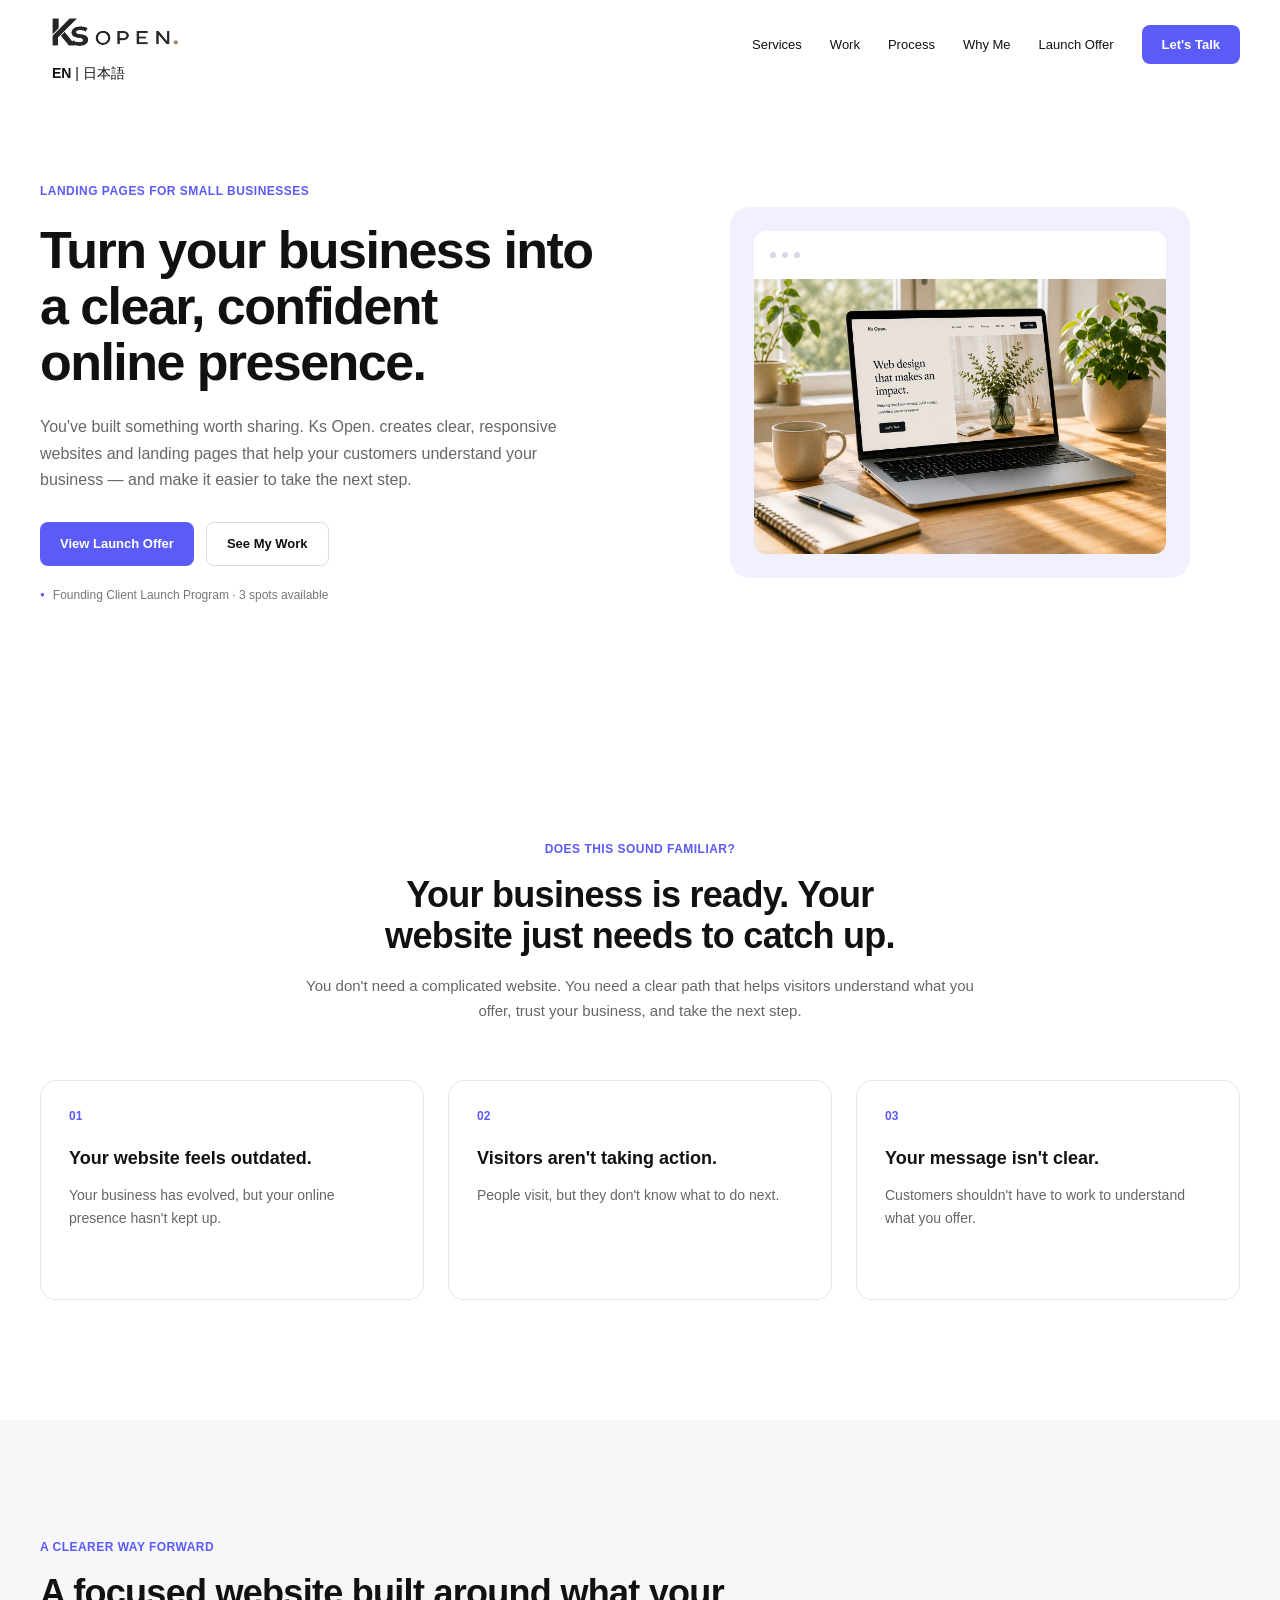
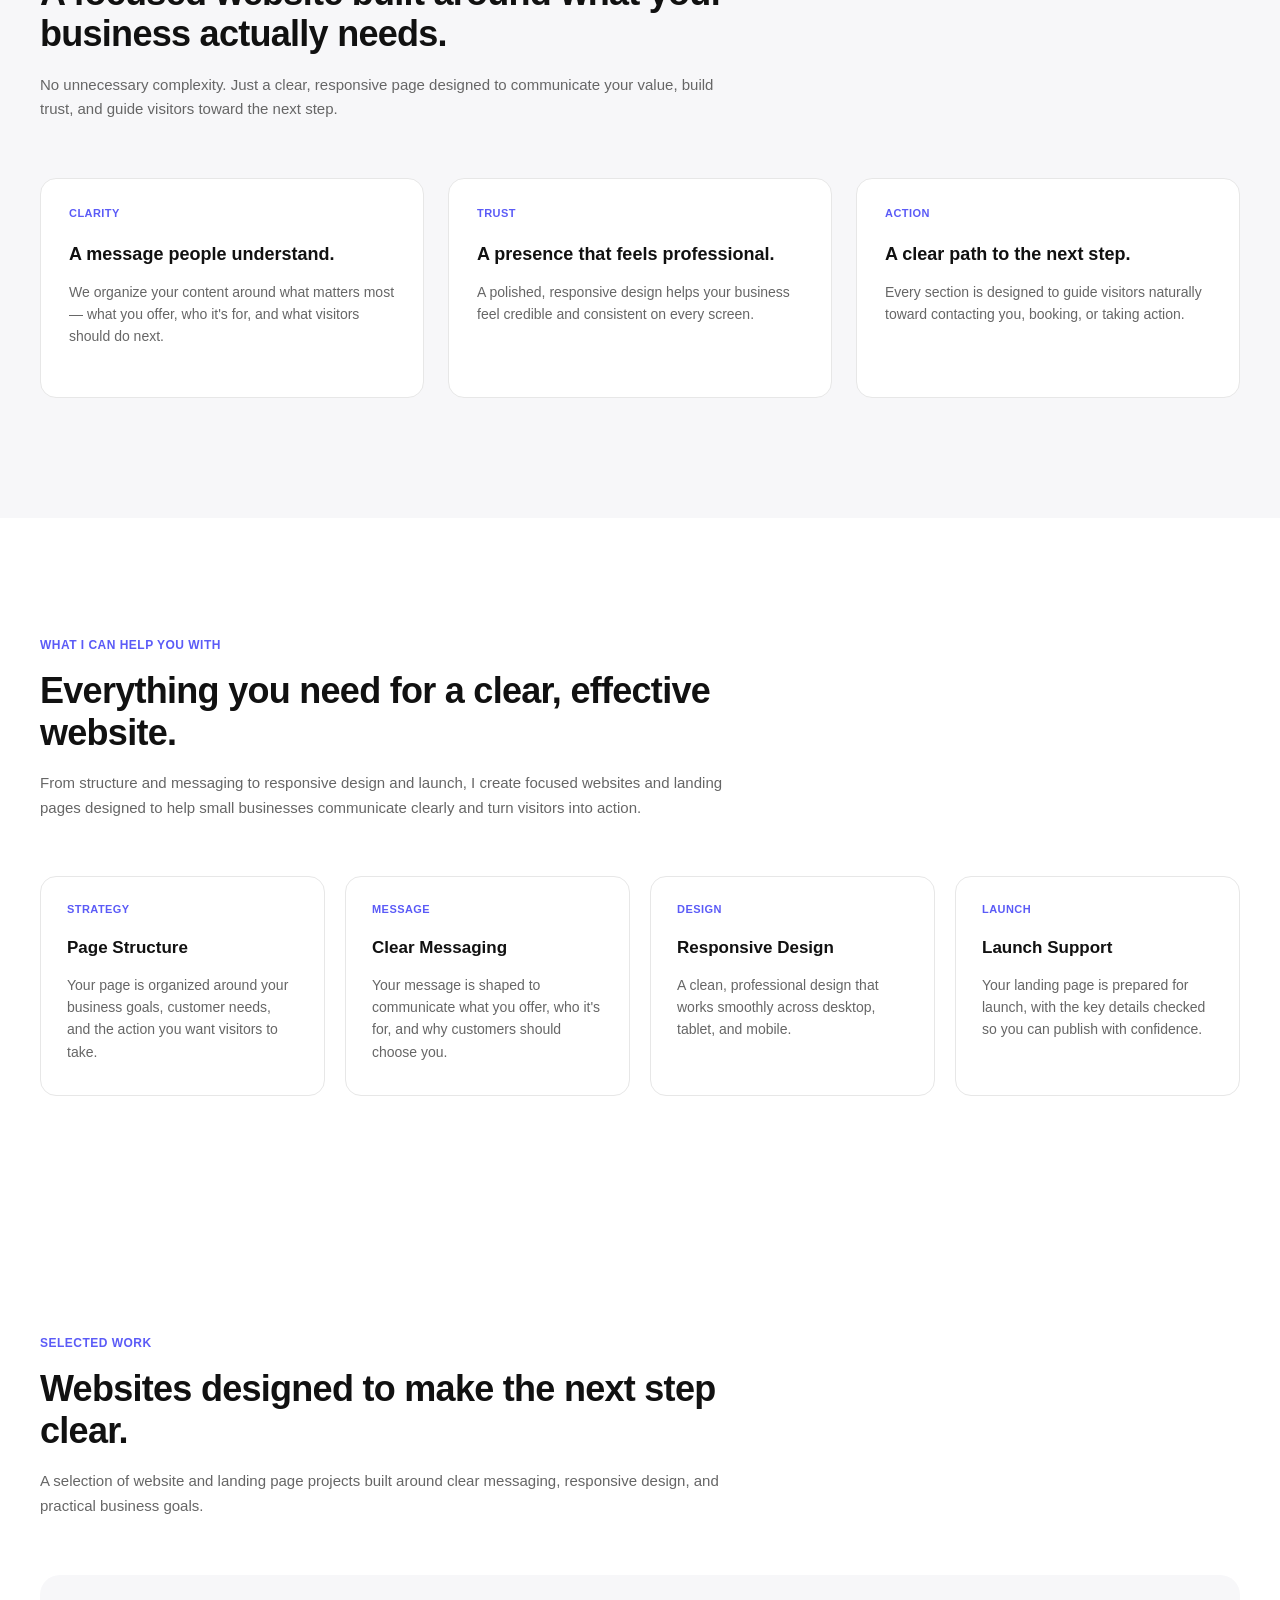
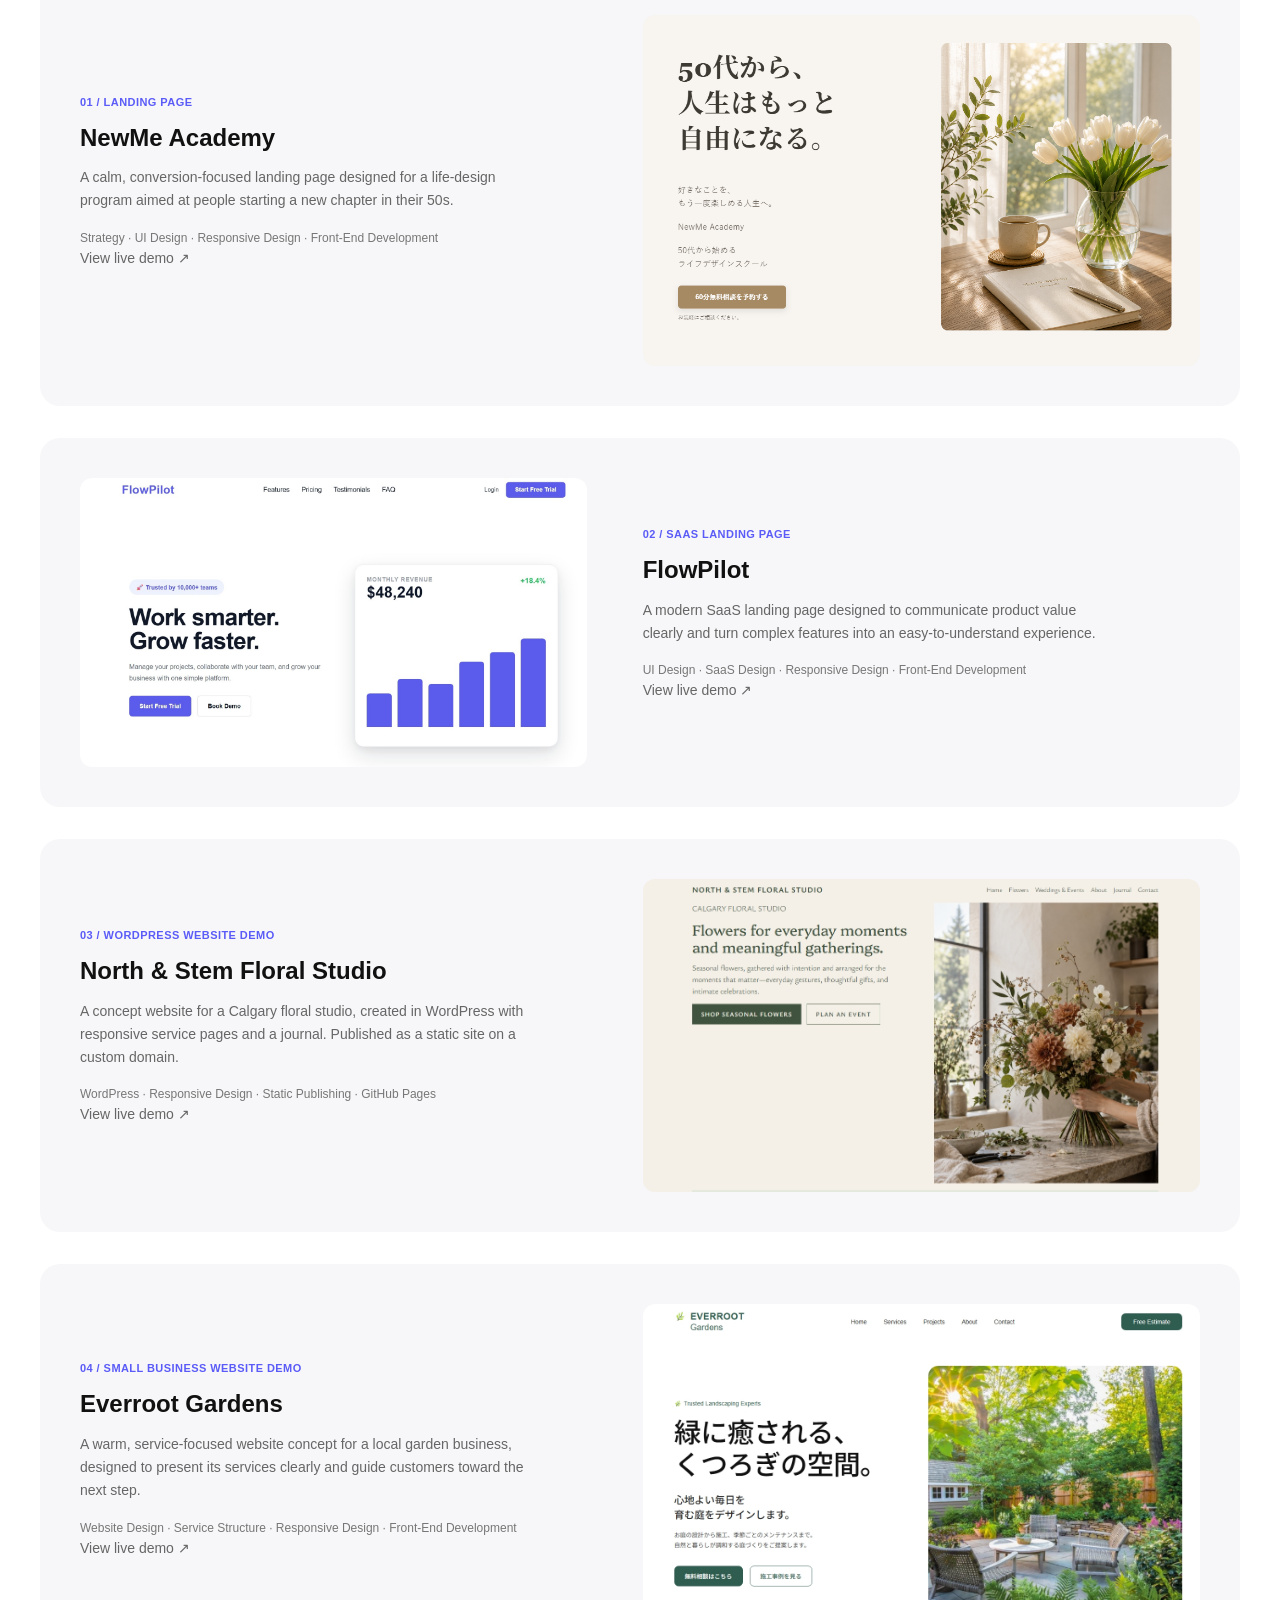
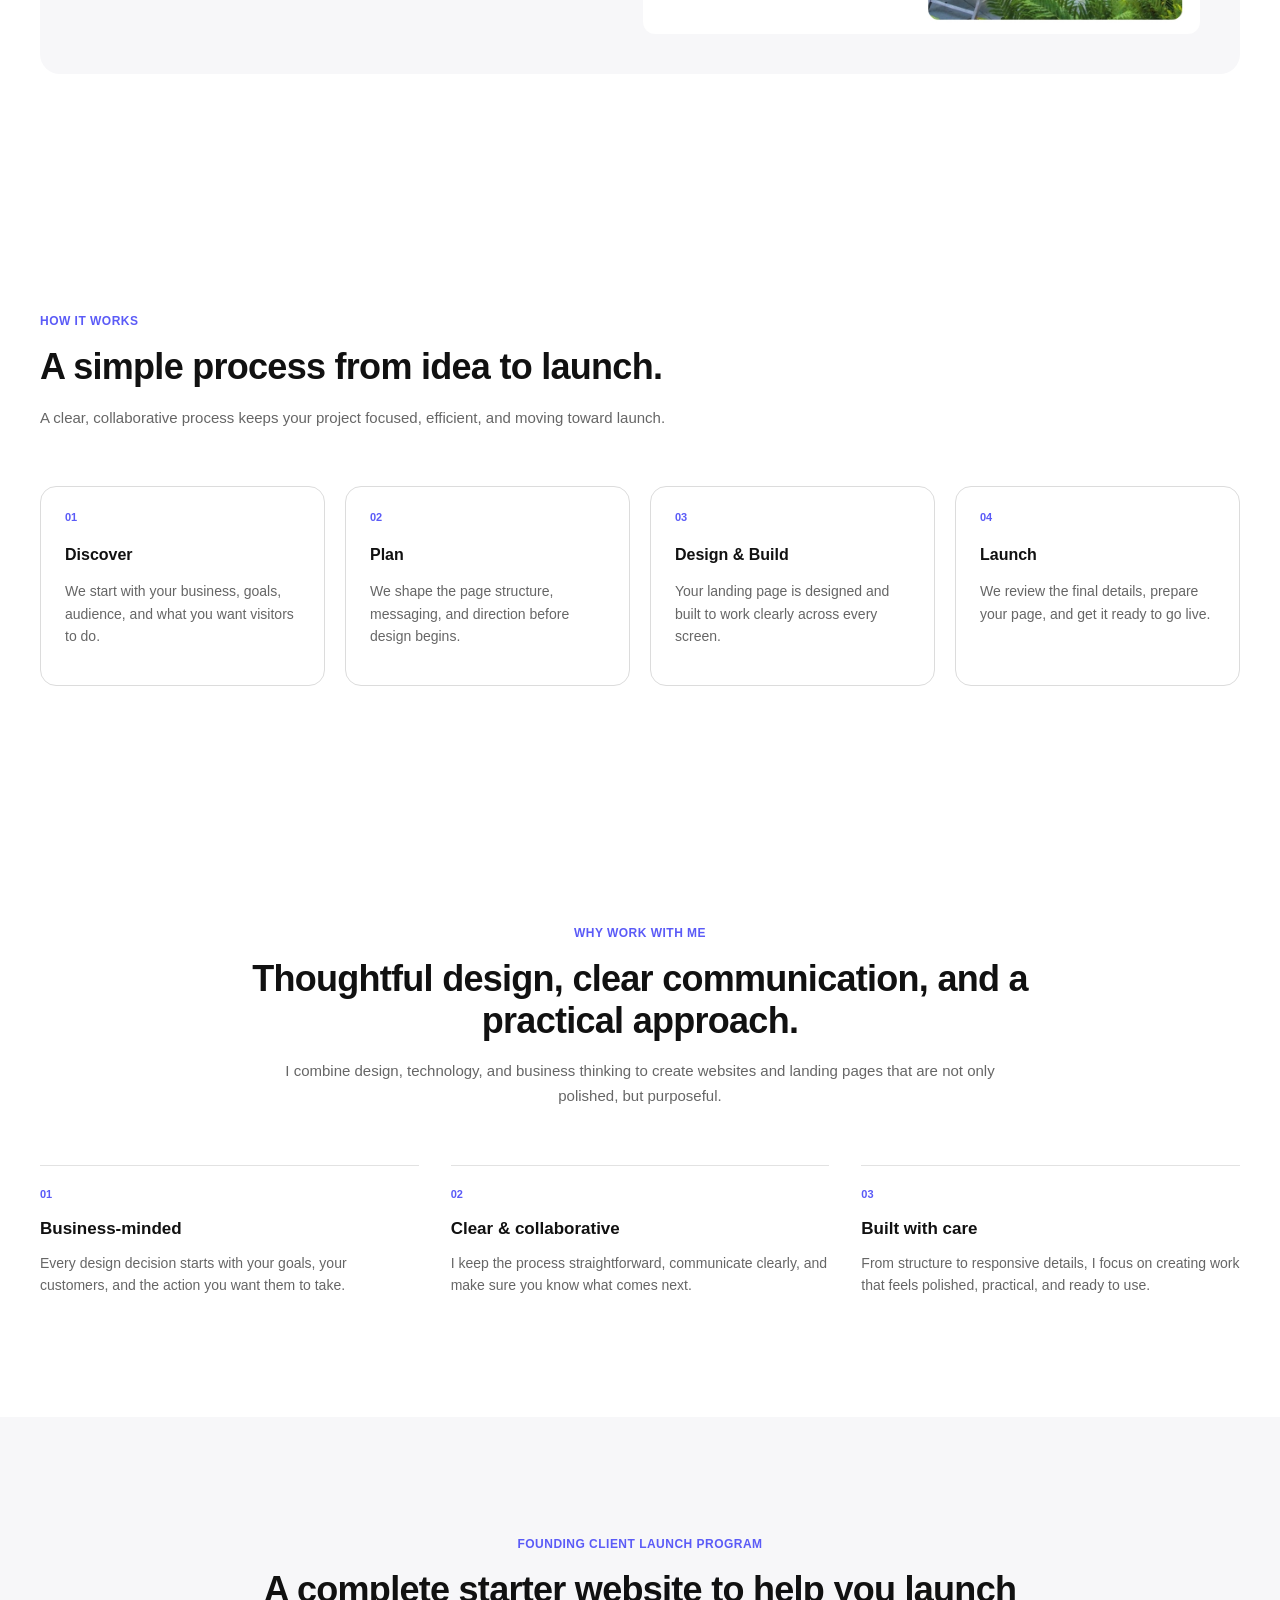
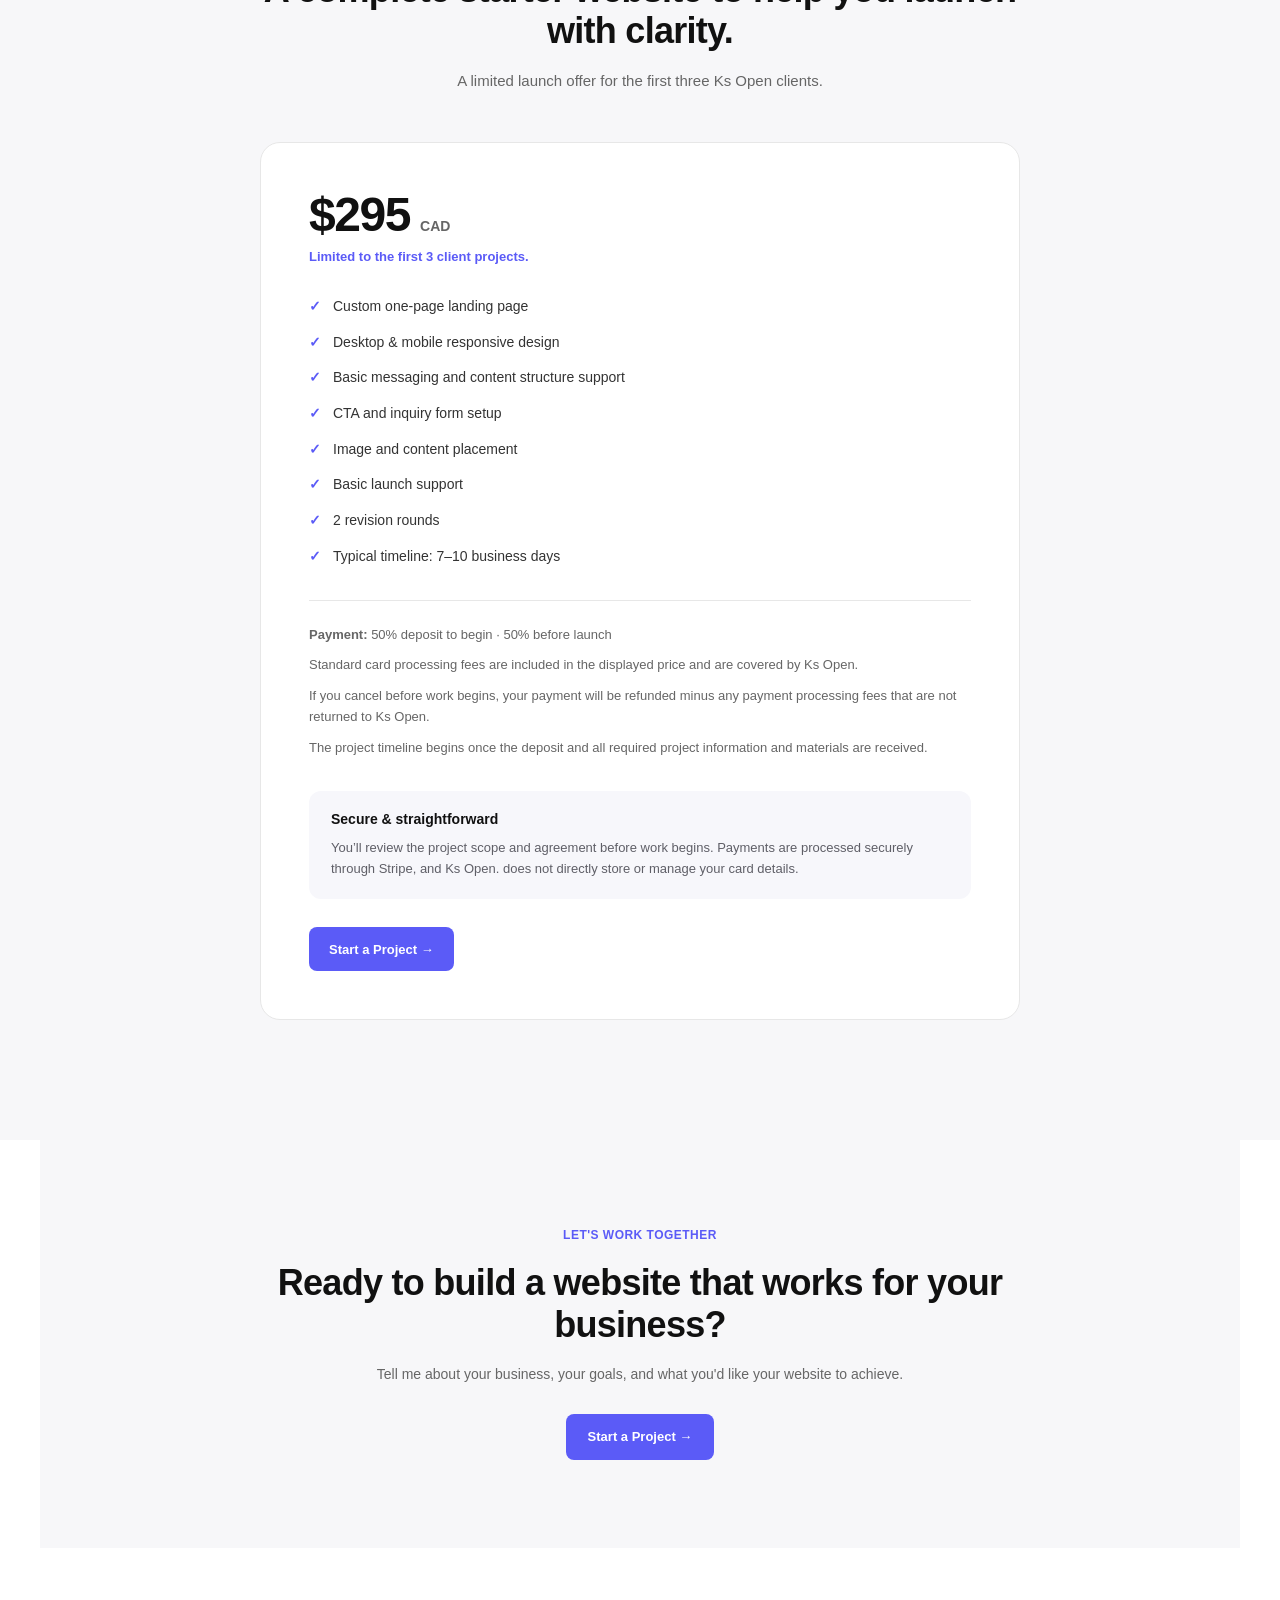
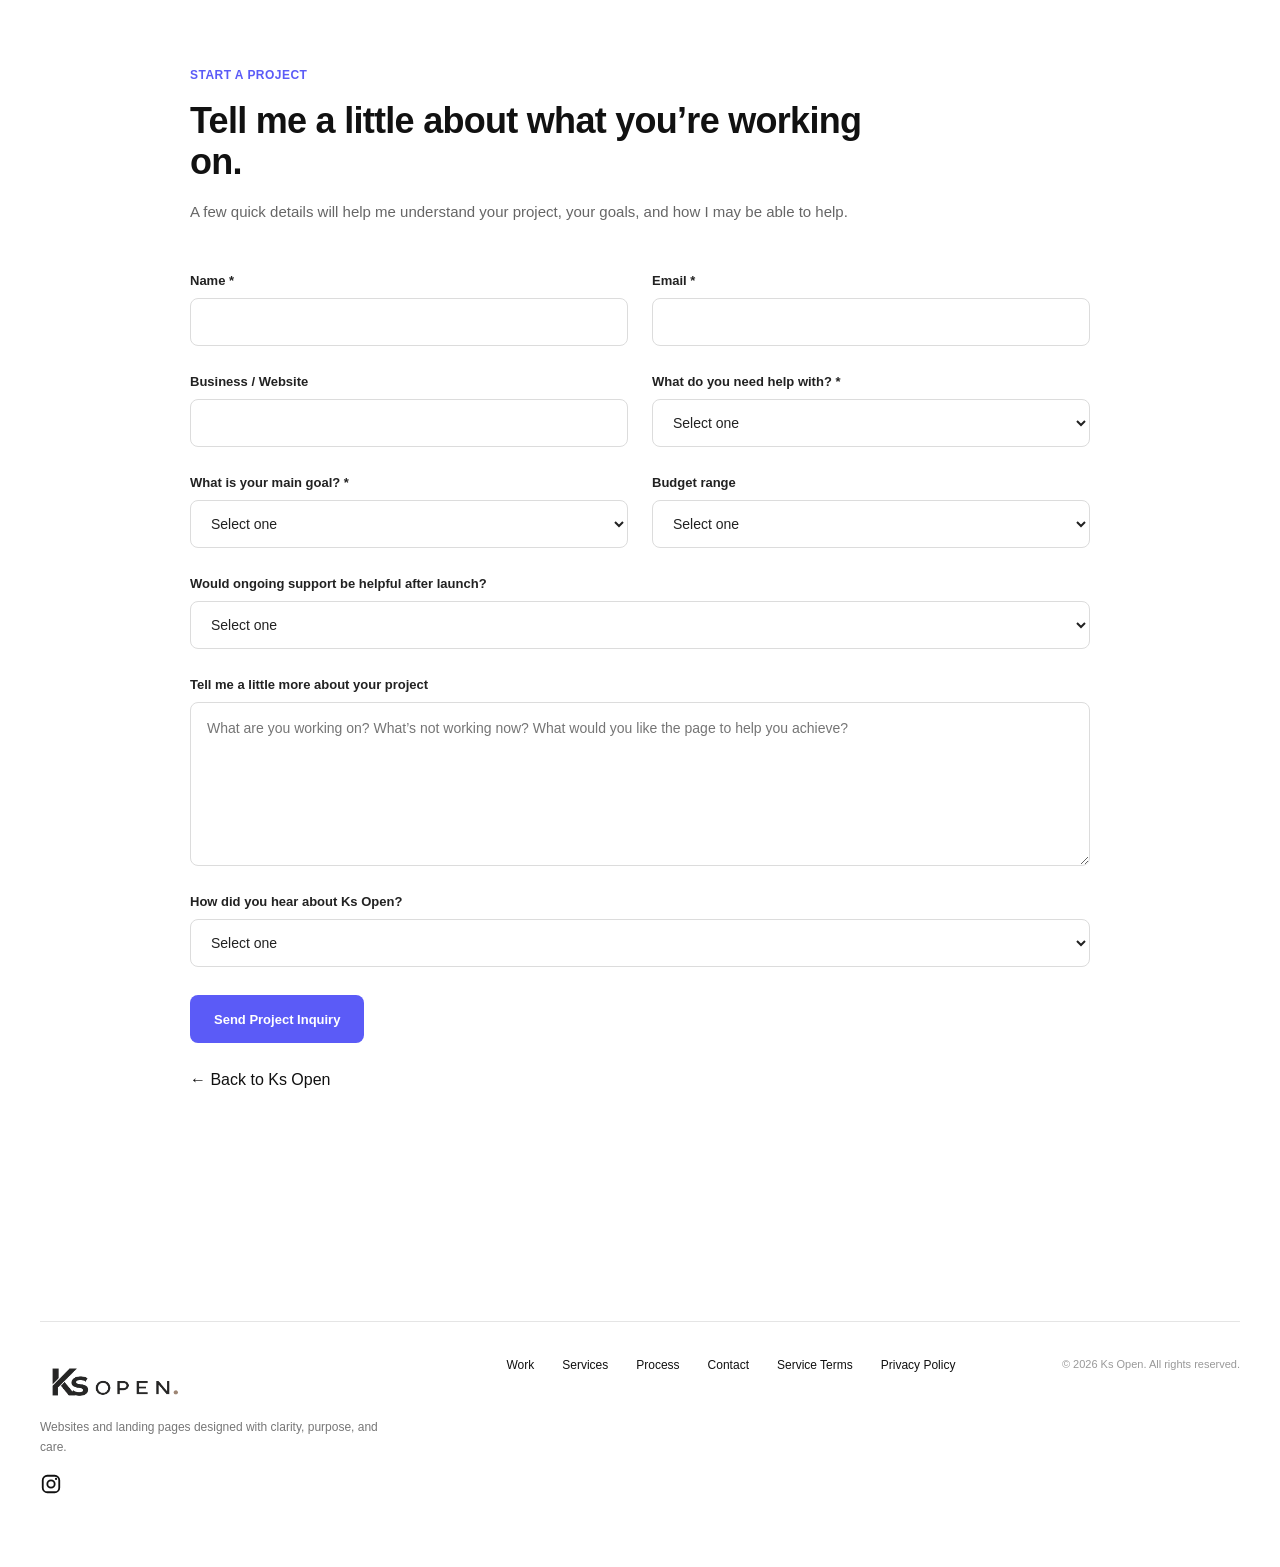
<file: index.html>
<!DOCTYPE html>
<html lang="en">
<head>
  <meta charset="UTF-8">
  <meta name="viewport" content="width=device-width, initial-scale=1.0">

  <meta name="description" content="Ks Open. creates clear, responsive websites and landing pages for small businesses, with thoughtful design, basic SEO, multilingual options, and practical business integrations.">

  <title>Web Design for Small Businesses | Ks Open.</title>

  <link rel="canonical" href="https://ksopen.ca/">

  <link rel="alternate" hreflang="en" href="https://ksopen.ca/">
  <link rel="alternate" hreflang="ja" href="https://ksopen.ca/ja/">
  <link rel="alternate" hreflang="x-default" href="https://ksopen.ca/">

  <link rel="stylesheet" href="style.css">
</head>
<body id="top">

    <!-- Navigation -->
    <header class="site-header">
    <div class="nav-container">

      <div class="nav-left">
  <a href="#top" class="logo">
  <img
    src="images/ks-open-logo-primary-horizontal-v1.png"
    alt="Ks Open."
    class="logo-image"
  >
</a>

  <div class="language-switcher">
    <a href="./index.html" class="active">EN</a>
    <span>|</span>
    <a href="./ja/index.html">日本語</a>
  </div>
</div>

      <nav class="nav-links">
        <a href="#services">Services</a>
        <a href="#work">Work</a>
        <a href="#process">Process</a>
        <a href="#why-me">Why Me</a>
        <a href="#launch-offer">Launch Offer</a>

        <a href="#contact" class="nav-cta">Let's Talk</a>
      </nav>

      <button class="menu-toggle"
              aria-label="Open navigation menu"
              aria-expanded="false">
        <span></span>
        <span></span>
        <span></span>
      </button>

    </div>
    </header>
    <!-- Hero -->
<main>
  <section class="hero">

    <div class="hero-container">

      <div class="hero-content">

        <p class="eyebrow">
          LANDING PAGES FOR SMALL BUSINESSES
        </p>

        <h1>
          Turn your business into<br>
          a clear, confident<br>
          online presence.
        </h1>

        <p class="hero-description">
  You've built something worth sharing. Ks Open. creates clear,
  responsive websites and landing pages that help your customers
  understand your business — and make it easier to take the next step.
</p>

        <div class="hero-actions">
          <a href="#launch-offer" class="btn btn-primary">
            View Launch Offer
          </a>

          <a href="#work" class="btn btn-secondary">
            See My Work
          </a>
        </div>

        <p class="hero-note">
          <span>●</span>
          Founding Client Launch Program · 3 spots available
        </p>

      </div>

      <div class="hero-visual">
        <div class="browser-card">

          <div class="browser-bar">
            <span></span>
            <span></span>
            <span></span>
          </div>

          <div class="browser-image">
    <img
  src="images/ksopen-hero-workspace-02.png"
  alt="Laptop displaying a responsive website design in a creative workspace"
>
</div>

        </div>
      </div>

    </div>

  </section>

  <!-- Problem -->
<section class="problem">

  <div class="problem-container">

    <div class="section-header">
      <p class="section-eyebrow">
        DOES THIS SOUND FAMILIAR?
      </p>

      <h2>
        Your business is ready. Your<br>
        website just needs to catch up.
      </h2>

      <p class="section-intro">
        You don't need a complicated website.
        You need a clear path that helps visitors
        understand what you offer, trust your business,
        and take the next step.
      </p>
    </div>

    <div class="problem-grid">

      <article class="problem-card">
        <span class="card-number">01</span>

        <h3>Your website feels outdated.</h3>

        <p>
          Your business has evolved, but your
          online presence hasn't kept up.
        </p>
      </article>

      <article class="problem-card">
        <span class="card-number">02</span>

        <h3>Visitors aren't taking action.</h3>

        <p>
          People visit, but they don't know
          what to do next.
        </p>
      </article>

      <article class="problem-card">
        <span class="card-number">03</span>

        <h3>Your message isn't clear.</h3>

        <p>
          Customers shouldn't have to work
          to understand what you offer.
        </p>
      </article>

    </div>

  </div>

</section>

<!-- Solution -->
<section class="solution">

  <div class="solution-container">

    <div class="solution-header">

      <p class="section-eyebrow">
        A CLEARER WAY FORWARD
      </p>

  <!-- H2 #2 -->
<h2>
  A focused website built around what
  your business actually needs.
</h2>

      <p class="section-intro">
        No unnecessary complexity. Just a clear, responsive page
        designed to communicate your value, build trust, and guide
        visitors toward the next step.
      </p>

    </div>

    <div class="solution-grid">

      <article class="solution-card">
        <span class="solution-label">CLARITY</span>

        <h3>A message people understand.</h3>

        <p>
          We organize your content around what matters most —
          what you offer, who it's for, and what visitors should do next.
        </p>
      </article>

      <article class="solution-card">
        <span class="solution-label">TRUST</span>

        <h3>A presence that feels professional.</h3>

        <p>
          A polished, responsive design helps your business feel
          credible and consistent on every screen.
        </p>
      </article>

      <article class="solution-card">
        <span class="solution-label">ACTION</span>

        <h3>A clear path to the next step.</h3>

        <p>
          Every section is designed to guide visitors naturally
          toward contacting you, booking, or taking action.
        </p>
      </article>

    </div>

  </div>

</section>
<!-- Services -->
<section class="services" id="services">

  <div class="services-container">

    <div class="services-header">

      <p class="section-eyebrow">
        WHAT I CAN HELP YOU WITH
      </p>

<!-- H2 #3 -->
<h2>
  Everything you need for a clear, effective website.
</h2>

      <p class="section-intro">
  From structure and messaging to responsive design and launch,
  I create focused websites and landing pages designed to help small businesses
  communicate clearly and turn visitors into action.
</p>

    </div>

    <div class="services-grid">

      <article class="service-card">
        <span class="service-label">STRATEGY</span>

        <h3>Page Structure</h3>

        <p>
          Your page is organized around your business goals,
          customer needs, and the action you want visitors to take.
        </p>
      </article>

      <article class="service-card">
        <span class="service-label">MESSAGE</span>

        <h3>Clear Messaging</h3>

        <p>
          Your message is shaped to communicate what you offer,
          who it's for, and why customers should choose you.
        </p>
      </article>

      <article class="service-card">
        <span class="service-label">DESIGN</span>

        <h3>Responsive Design</h3>

        <p>
          A clean, professional design that works smoothly
          across desktop, tablet, and mobile.
        </p>
      </article>

      <article class="service-card">
        <span class="service-label">LAUNCH</span>

        <h3>Launch Support</h3>

        <p>
          Your landing page is prepared for launch,
          with the key details checked so you can publish with confidence.
        </p>
      </article>

    </div>

  </div>

</section>
<!-- Work -->
<section class="work" id="work">

  <div class="work-container">

    <div class="work-header">
      <p class="section-eyebrow">SELECTED WORK</p>

      <!-- H2 #4 -->
<h2>
  Websites designed to make the
  next step clear.
</h2>

      <p class="section-intro">
  A selection of website and landing page projects built around
  clear messaging, responsive design, and practical business goals.
</p>
    </div>

    <article class="work-project">

      <div class="project-info">
        <span class="project-label">01 / LANDING PAGE</span>

        <h3>NewMe Academy</h3>

        <p>
          A calm, conversion-focused landing page designed
          for a life-design program aimed at people starting
          a new chapter in their 50s.
        </p>

        <p class="project-meta">
          Strategy · UI Design · Responsive Design · Front-End Development
        </p>
        <p>
  <a href="https://moimoinene-gugu.github.io/portfolio-01-newme-academy/"
     target="_blank"
     rel="noopener noreferrer">
    View live demo ↗
  </a>
</p>
      </div>
      
      <div class="project-visual">
        <img
          src="images/newme-academy-preview.png"
          alt="NewMe Academy landing page project"
        >
      </div>

    </article>

    <article class="work-project work-project-reverse">

      <div class="project-visual">
        <img
          src="images/flowpilot-preview.png"
          alt="FlowPilot landing page project"
        >
      </div>

      <div class="project-info">
        <span class="project-label">02 / SAAS LANDING PAGE</span>

        <h3>FlowPilot</h3>

        <p>
          A modern SaaS landing page designed to communicate
          product value clearly and turn complex features
          into an easy-to-understand experience.
        </p>

        <p class="project-meta">
          UI Design · SaaS Design · Responsive Design · Front-End Development
        </p>
        <p>
  <a href="https://moimoinene-gugu.github.io/portfolio-02-flowpilot/"
     target="_blank"
     rel="noopener noreferrer">
    View live demo ↗
  </a>
</p>
      </div>

    </article>
        <article class="work-project">

      <div class="project-info">
        <span class="project-label">03 / WORDPRESS WEBSITE DEMO</span>

        <h3>North &amp; Stem Floral Studio</h3>

        <p>
          A concept website for a Calgary floral studio, created in
          WordPress with responsive service pages and a journal.
          Published as a static site on a custom domain.
        </p>

        <p class="project-meta">
          WordPress · Responsive Design · Static Publishing · GitHub Pages
        </p>

        <p>
          <a href="https://north-stem.ksopen.ca/" target="_blank" rel="noopener noreferrer">
            View live demo ↗
          </a>
        </p>
      </div>

      <div class="project-visual">
        <img
          src="images/north-stem-preview.jpeg"
          alt="North and Stem Floral Studio website demo"
        >
      </div>

    </article>
<article class="work-project">

  <div class="project-info">
    <span class="project-label">04 / SMALL BUSINESS WEBSITE DEMO</span>

    <h3>Everroot Gardens</h3>

    <p>
      A warm, service-focused website concept for a local garden
      business, designed to present its services clearly and guide
      customers toward the next step.
    </p>

    <p class="project-meta">
      Website Design · Service Structure · Responsive Design · Front-End Development
    </p>

    <p>
      <a href="https://moimoinene-gugu.github.io/portfolio-04-everroot-gardens/"
         target="_blank"
         rel="noopener noreferrer">
        View live demo ↗
      </a>
    </p>
  </div>

  <div class="project-visual">
    <img
      src="images/everroot-preview.jpeg"
      alt="Everroot Gardens small business website demo"
    >
  </div>

</article>
  </div>

</section>
<!-- Process -->
<section class="process" id="process">

  <div class="process-container">

    <div class="process-header">

      <p class="section-eyebrow">
        HOW IT WORKS
      </p>

      <h2>
        A simple process from idea to launch.
      </h2>

      <p class="section-intro">
        A clear, collaborative process keeps your project focused,
        efficient, and moving toward launch.
      </p>

    </div>

    <div class="process-grid">

      <article class="process-card">
        <span class="process-number">01</span>

        <h3>Discover</h3>

        <p>
          We start with your business, goals, audience,
          and what you want visitors to do.
        </p>
      </article>

      <article class="process-card">
        <span class="process-number">02</span>

        <h3>Plan</h3>

        <p>
          We shape the page structure, messaging,
          and direction before design begins.
        </p>
      </article>

      <article class="process-card">
        <span class="process-number">03</span>

        <h3>Design &amp; Build</h3>

        <p>
          Your landing page is designed and built
          to work clearly across every screen.
        </p>
      </article>

      <article class="process-card">
        <span class="process-number">04</span>

        <h3>Launch</h3>

        <p>
          We review the final details, prepare your page,
          and get it ready to go live.
        </p>
      </article>

    </div>

  </div>

</section>
<!-- Why Me -->
<section class="why-me" id="why-me">

  <div class="why-me-container">

    <div class="why-me-header">

      <p class="section-eyebrow">
        WHY WORK WITH ME
      </p>

      <h2>
  Thoughtful design, clear communication, and
  a practical approach.
</h2>

<p class="section-intro">
  I combine design, technology, and business thinking
  to create websites and landing pages that are not only polished,
  but purposeful.
</p>

    </div>

    <div class="why-me-grid">

      <article class="why-me-point">

        <span class="why-me-number">01</span>

        <h3>Business-minded</h3>

        <p>
          Every design decision starts with your goals,
          your customers, and the action you want them to take.
        </p>

      </article>

      <article class="why-me-point">

        <span class="why-me-number">02</span>

        <h3>Clear &amp; collaborative</h3>

        <p>
          I keep the process straightforward, communicate
          clearly, and make sure you know what comes next.
        </p>

      </article>

      <article class="why-me-point">

        <span class="why-me-number">03</span>

        <h3>Built with care</h3>

        <p>
          From structure to responsive details, I focus on
          creating work that feels polished, practical,
          and ready to use.
        </p>

      </article>

    </div>

  </div>

</section>
<!-- Founding Client Offer -->
<section class="launch-offer" id="launch-offer">

  <div class="launch-offer-container">

    <div class="launch-offer-header">

      <p class="section-eyebrow">
        FOUNDING CLIENT LAUNCH PROGRAM
      </p>

      <h2>
  A complete starter website to help you launch with clarity.
</h2>

<p class="section-intro">
  A limited launch offer for the first three Ks Open clients.
</p>

    </div>

    <div class="launch-offer-card">

      <div class="offer-price">
        <span class="offer-price-amount">$295</span>
        <span class="offer-price-currency">CAD</span>
      </div>

      <p class="offer-limit">
        Limited to the first 3 client projects.
      </p>

      <ul class="offer-features">
        <li>Custom one-page landing page</li>
        <li>Desktop & mobile responsive design</li>
        <li>Basic messaging and content structure support</li>
        <li>CTA and inquiry form setup</li>
        <li>Image and content placement</li>
        <li>Basic launch support</li>
        <li>2 revision rounds</li>
        <li>Typical timeline: 7–10 business days</li>
      </ul>

      <div class="offer-terms">

  <p>
    <strong>Payment:</strong>
    50% deposit to begin · 50% before launch
  </p>

  <p>
    Standard card processing fees are included in the displayed price
    and are covered by Ks Open.
  </p>

  <p>
    If you cancel before work begins, your payment will be refunded
    minus any payment processing fees that are not returned to Ks Open.
  </p>

  <p>
    The project timeline begins once the deposit and all required
    project information and materials are received.
  </p>

</div>
<div class="offer-trust">

  <p class="offer-trust-title">
    Secure & straightforward
  </p>

  <p>
    You’ll review the project scope and agreement before work begins.
    Payments are processed securely through Stripe, and Ks Open. does not
    directly store or manage your card details.
  </p>

</div>
      <a href="#inquiry" class="btn btn-primary">
        Start a Project →
      </a>

    </div>

  </div>

</section>

<!-- CTA -->
<section class="cta" id="contact">

  <div class="cta-container">

    <p class="section-eyebrow">
      LET'S WORK TOGETHER
    </p>

    <h2>
  Ready to build a website that works for your business?
</h2>

<p class="cta-description">
  Tell me about your business, your goals, and what you'd like
  your website to achieve.
</p>

    <a href="#inquiry" class="cta-button">
  Start a Project →
</a>

  </div>

</section>
<!-- Project Inquiry -->
<div class="inquiry-container" id="inquiry">

    <div class="inquiry-header">
        <p class="section-eyebrow">
            START A PROJECT
        </p>

      <h2>
        Tell me a little about what you’re working on.
      </h2>

      <p class="section-intro">
        A few quick details will help me understand your project,
        your goals, and how I may be able to help.
      </p>
    </div>

    <form
  class="inquiry-form"
  action="https://submit-form.com/Q7QNIc1bm"
  method="POST"
>
<input
  type="hidden"
  name="_redirect"
  value="https://ksopen.ca/thank-you.html"


<input
  type="hidden"
  name="_append"
  value="false"
>

      <div class="form-group">
        <label for="name">Name *</label>
        <input
          type="text"
          id="name"
          name="name"
          required
        >
      </div>

      <div class="form-group">
        <label for="email">Email *</label>
        <input
          type="email"
          id="email"
          name="email"
          required
        >
      </div>

      <div class="form-group">
        <label for="business">Business / Website</label>
        <input
          type="text"
          id="business"
          name="business"
        >
      </div>

      <div class="form-group">
        <label for="help">What do you need help with? *</label>

        <select id="help" name="help" required>
          <option value="">Select one</option>
          <option value="new-landing-page">New landing page</option>
          <option value="redesign">Redesign</option>
          <option value="website">Website</option>
          <option value="not-sure">Not sure yet</option>
        </select>
      </div>

      <div class="form-group">
        <label for="goal">What is your main goal? *</label>

        <select id="goal" name="goal" required>
          <option value="">Select one</option>
          <option value="more-inquiries">Get more inquiries</option>
          <option value="clear-service">Explain my service clearly</option>
          <option value="launch-offer">Launch a new offer</option>
          <option value="credibility">Improve credibility</option>
          <option value="other">Other</option>
        </select>
      </div>

      <div class="form-group">
        <label for="budget">Budget range</label>

        <select id="budget" name="budget">
          <option value="">Select one</option>
          <option value="under-300">Under $300</option>
          <option value="300-500">$300–500</option>
          <option value="500-1000">$500–1,000</option>
          <option value="1000-plus">$1,000+</option>
          <option value="not-sure">Not sure yet</option>
        </select>
      </div>

      <div class="form-group">
        <label for="support">
          Would ongoing support be helpful after launch?
        </label>

        <select id="support" name="support">
          <option value="">Select one</option>
          <option value="no">No, I only need the initial project</option>
          <option value="occasional">Occasional updates when needed</option>
          <option value="monthly">Monthly maintenance & updates</option>
          <option value="discuss">I'd like to discuss options</option>
          <option value="not-sure">Not sure yet</option>
        </select>
      </div>

      <div class="form-group">
        <label for="details">
          Tell me a little more about your project
        </label>

        <textarea
          id="details"
          name="details"
          rows="6"
          placeholder="What are you working on? What’s not working now? What would you like the page to help you achieve?"
        ></textarea>
      </div>

      <div class="form-group">
        <label for="source">How did you hear about Ks Open?</label>

        <select id="source" name="source">
          <option value="">Select one</option>
          <option value="referral">Referral</option>
          <option value="linkedin">LinkedIn</option>
          <option value="instagram">Instagram</option>
          <option value="google">Google</option>
          <option value="other">Other</option>
        </select>
      </div>

      <button type="submit" class="form-submit">
    Send Project Inquiry
</button>

<a href="#top" class="back-to-top back-to-top-bottom">
    ← Back to Ks Open
</a>

</form>

  </div>

</section>

</main>
  </header>
<!-- Footer -->
<footer class="site-footer">

  <div class="footer-container">

    <div class="footer-divider"></div>

    <div class="footer-main">

      <div class="footer-brand">

  <a href="#top" class="footer-logo-link">
    <img
      src="images/ks-open-logo-primary-horizontal-v1.png"
      alt="Ks Open."
      class="footer-logo-image"
    >
  </a>

  <p>
    Websites and landing pages designed with clarity,
    purpose, and care.
  </p>

  <div class="footer-social">

    <a
      href="https://www.instagram.com/ksopen.digital/"
      class="footer-social-link"
      target="_blank"
      rel="noopener noreferrer"
      aria-label="Ks Open. Instagram"
    >
      <svg
        class="footer-social-icon instagram-icon"
        viewBox="0 0 24 24"
        aria-hidden="true"
      >
        <rect
          x="3"
          y="3"
          width="18"
          height="18"
          rx="5"
          fill="none"
          stroke="currentColor"
          stroke-width="2"
        />

        <circle
          cx="12"
          cy="12"
          r="4"
          fill="none"
          stroke="currentColor"
          stroke-width="2"
        />

        <circle
          cx="17.5"
          cy="6.5"
          r="1.2"
          fill="currentColor"
        />
      </svg>

    </a>

  </div>

</div>
      <nav class="footer-nav">
  <a href="#work">Work</a>
  <a href="#services">Services</a>
  <a href="#process">Process</a>
  <a href="#contact">Contact</a>
  <a href="./terms.html">Service Terms</a>
  <a href="./privacy.html">Privacy Policy</a>
</nav>

    <p class="footer-copy">
      © 2026 Ks Open. All rights reserved.
    </p>

  </div>

</footer>

<script src="script.js"></script>

</body>
</html>
</file>
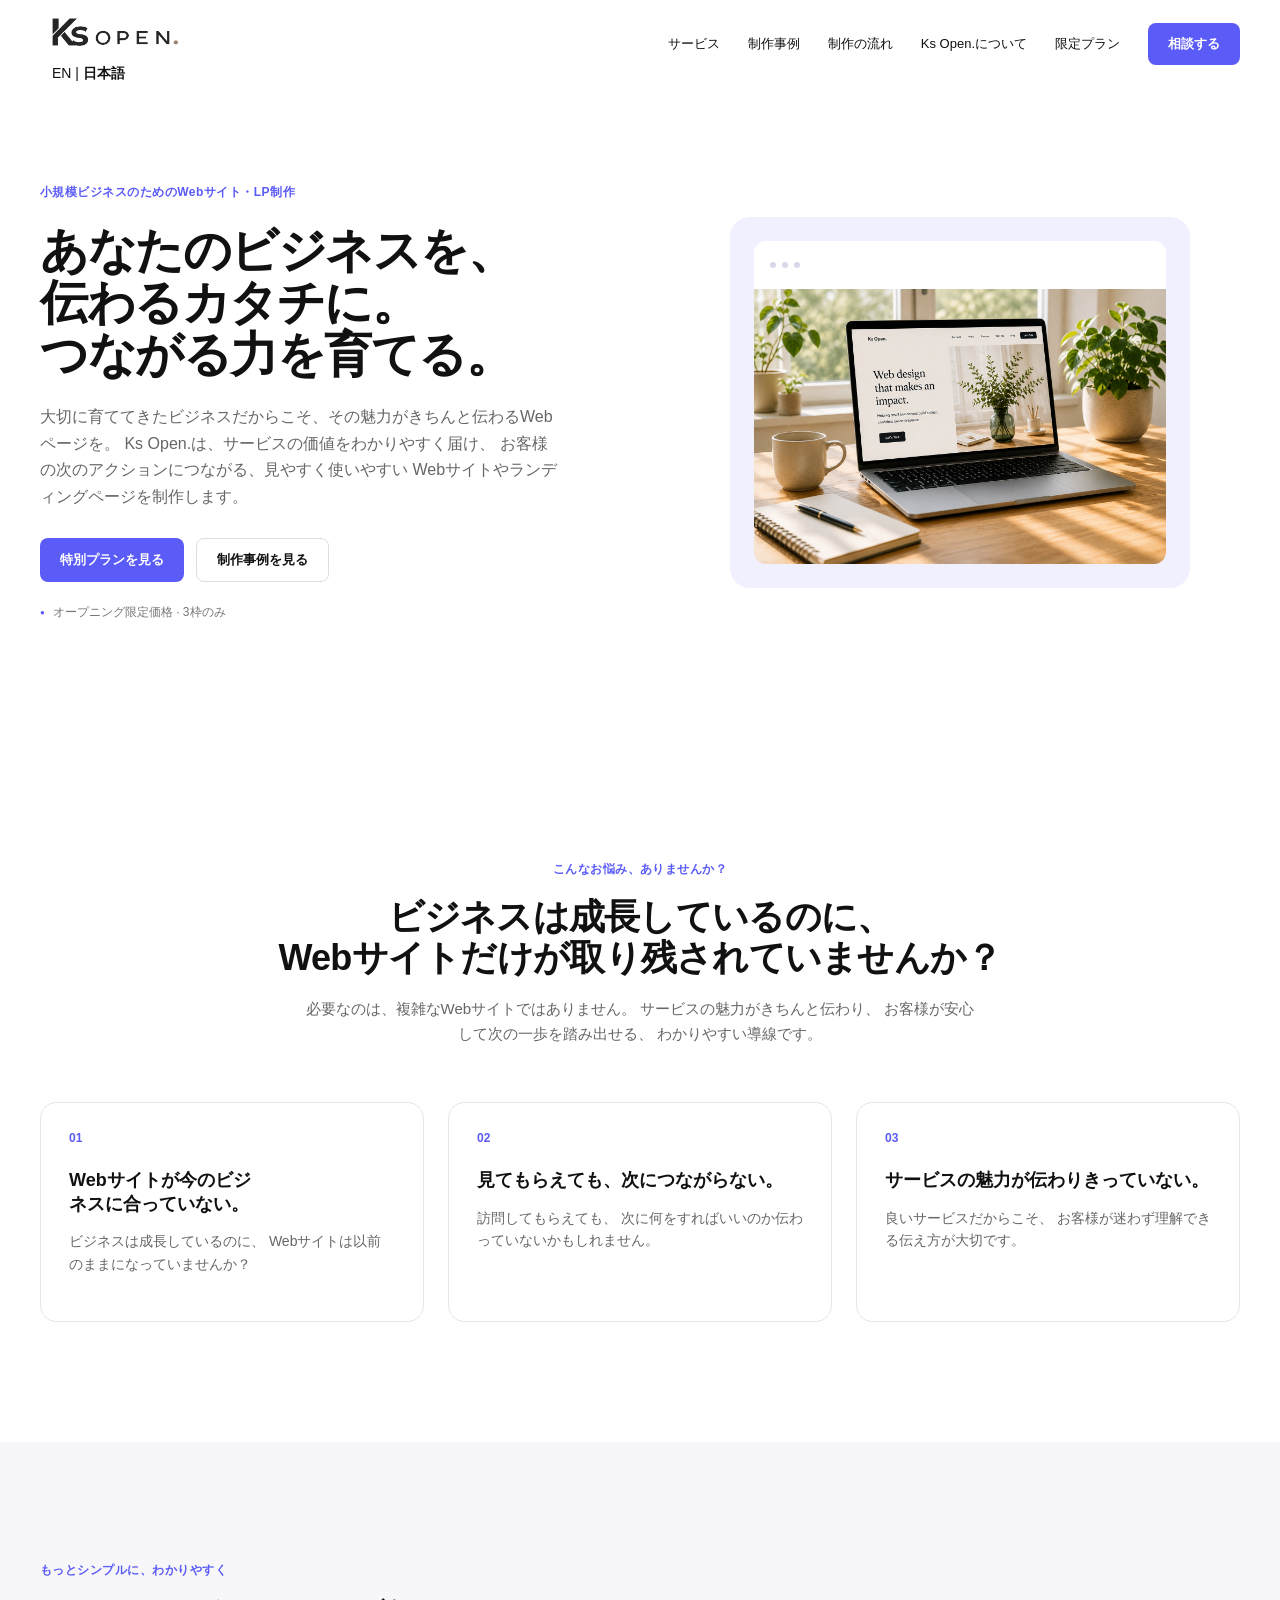
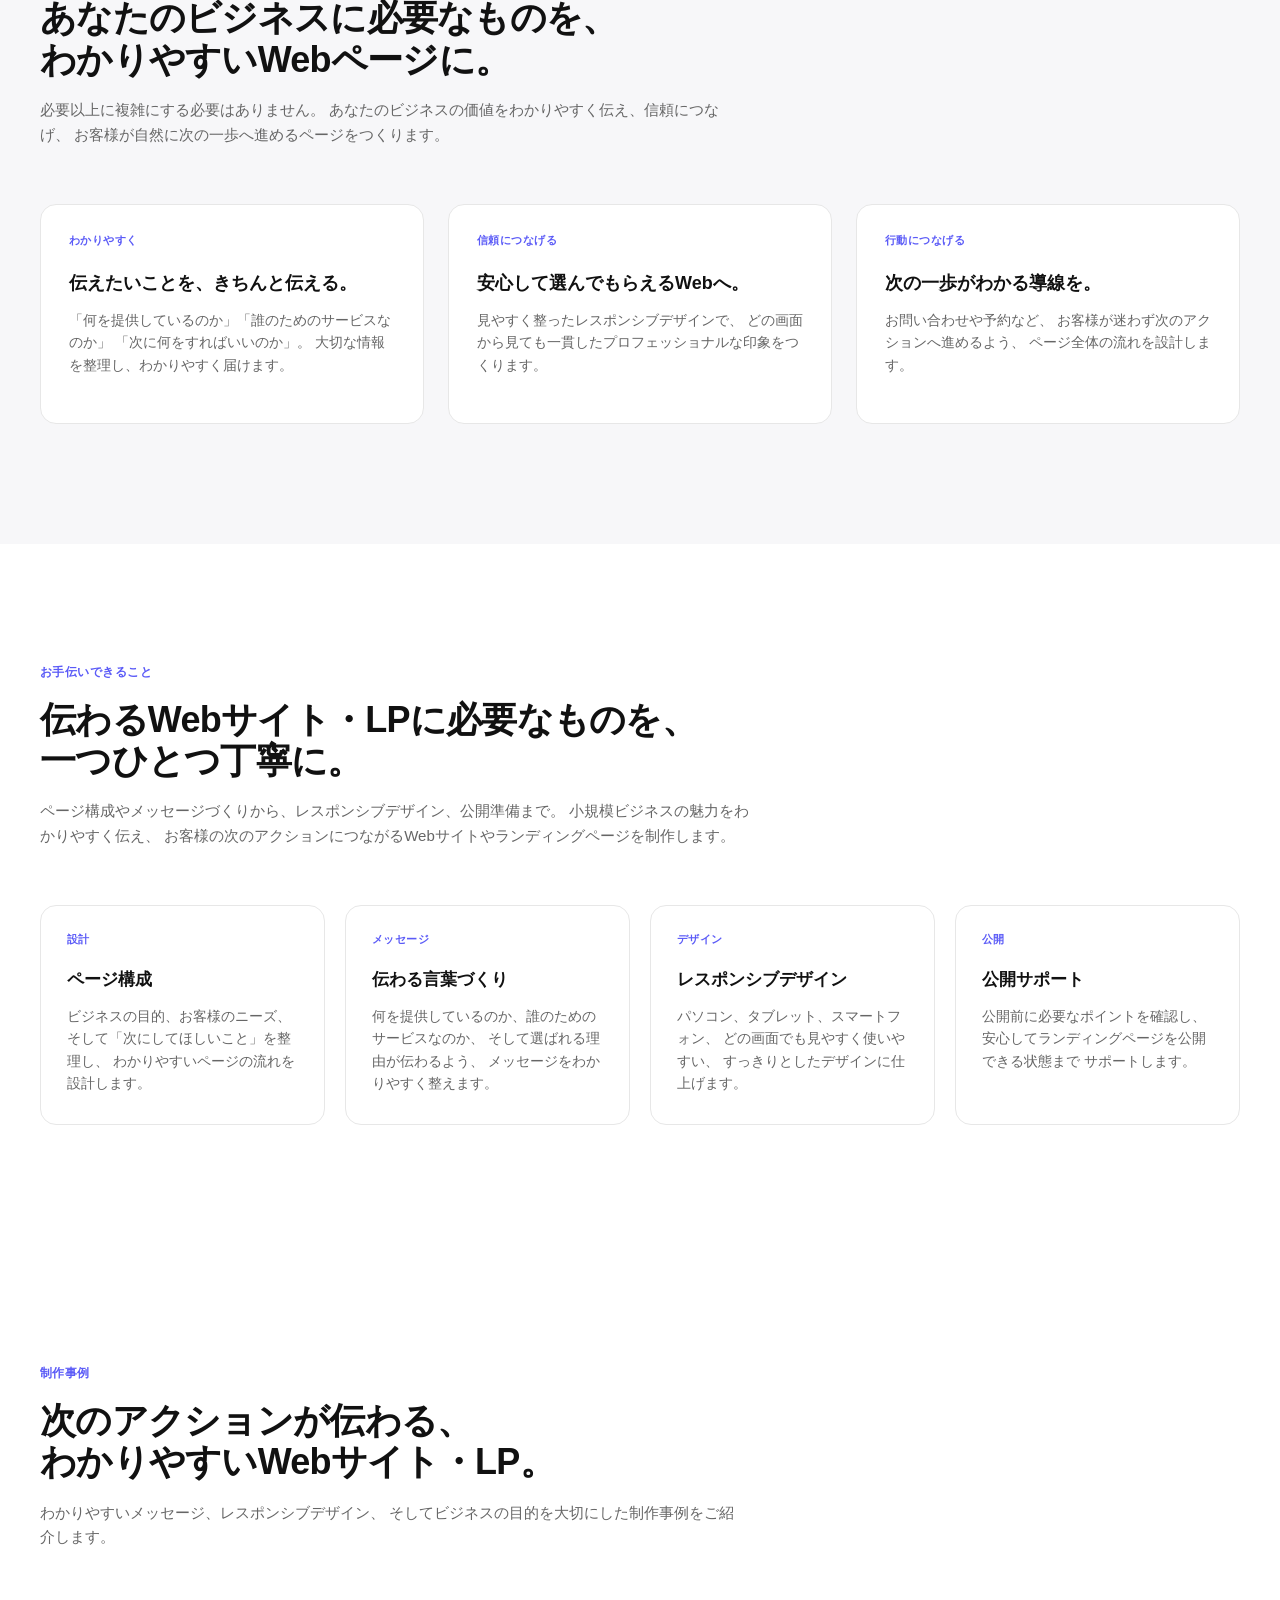
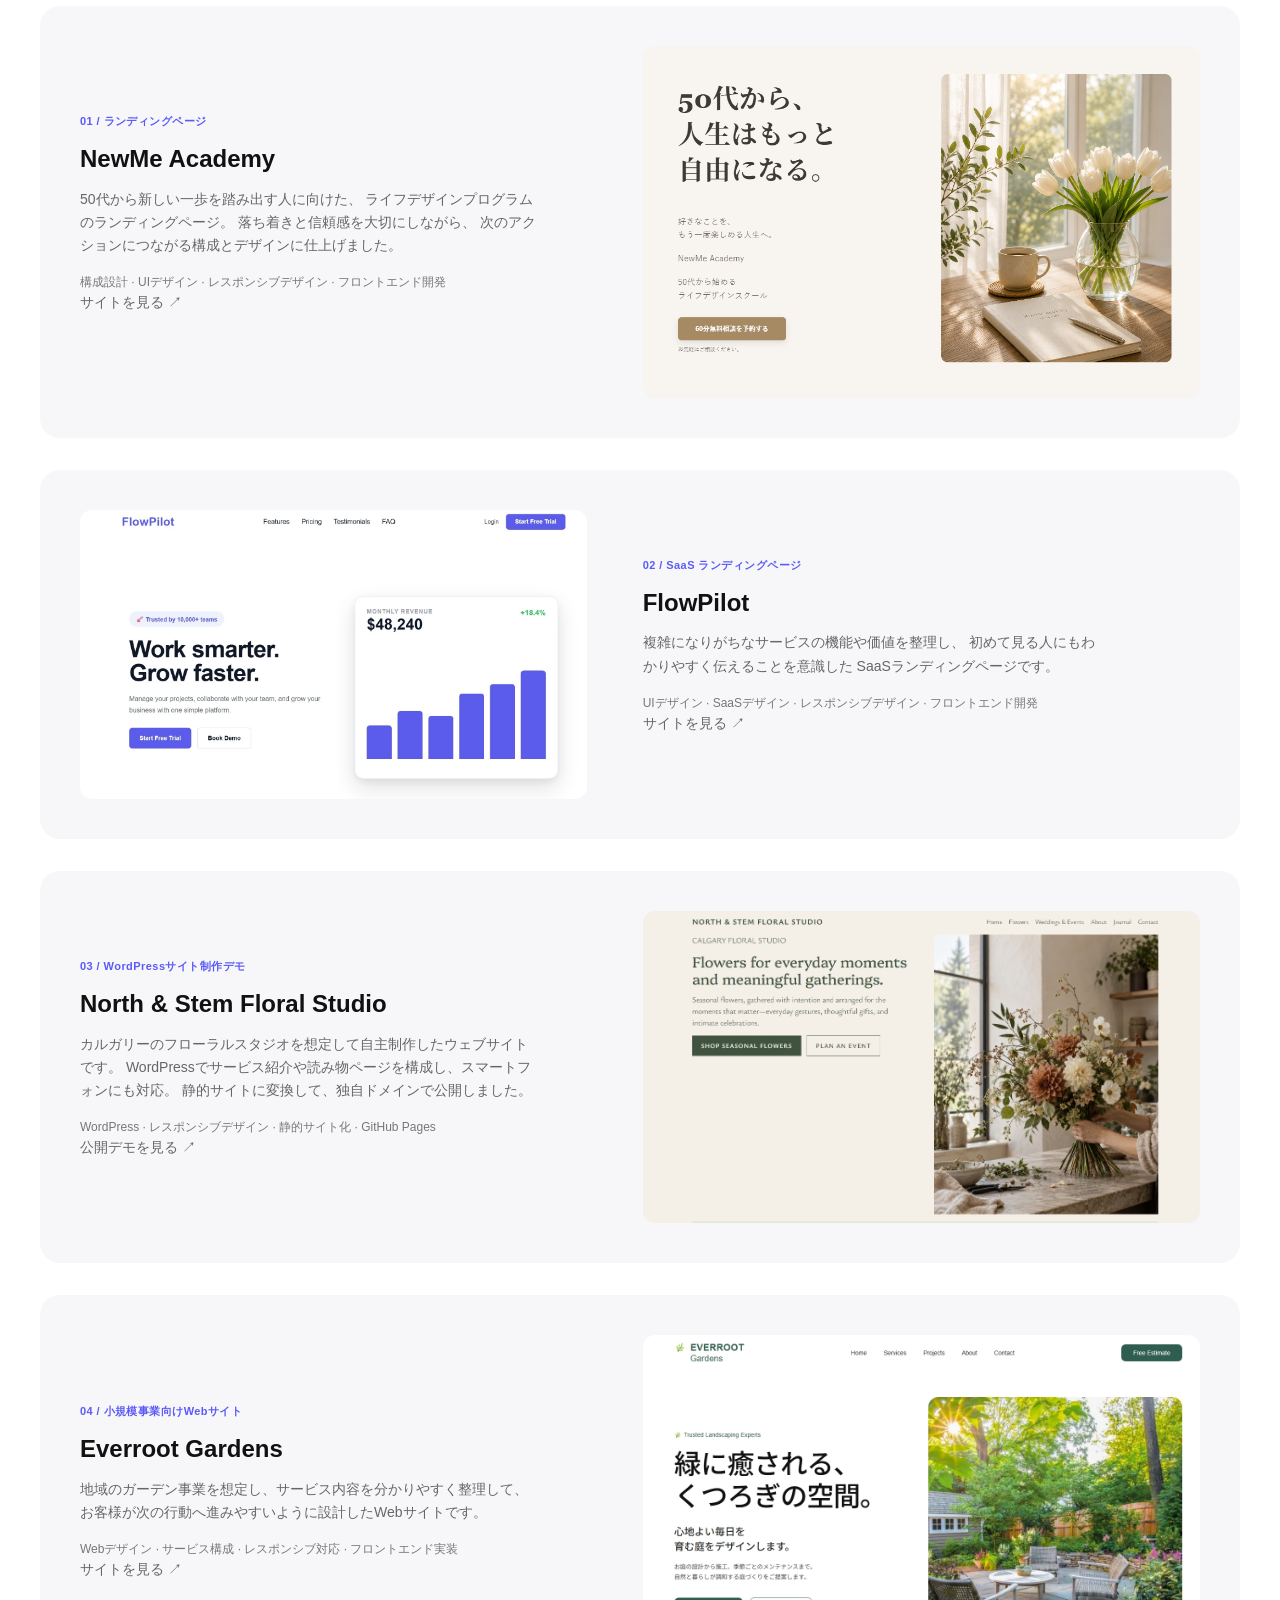
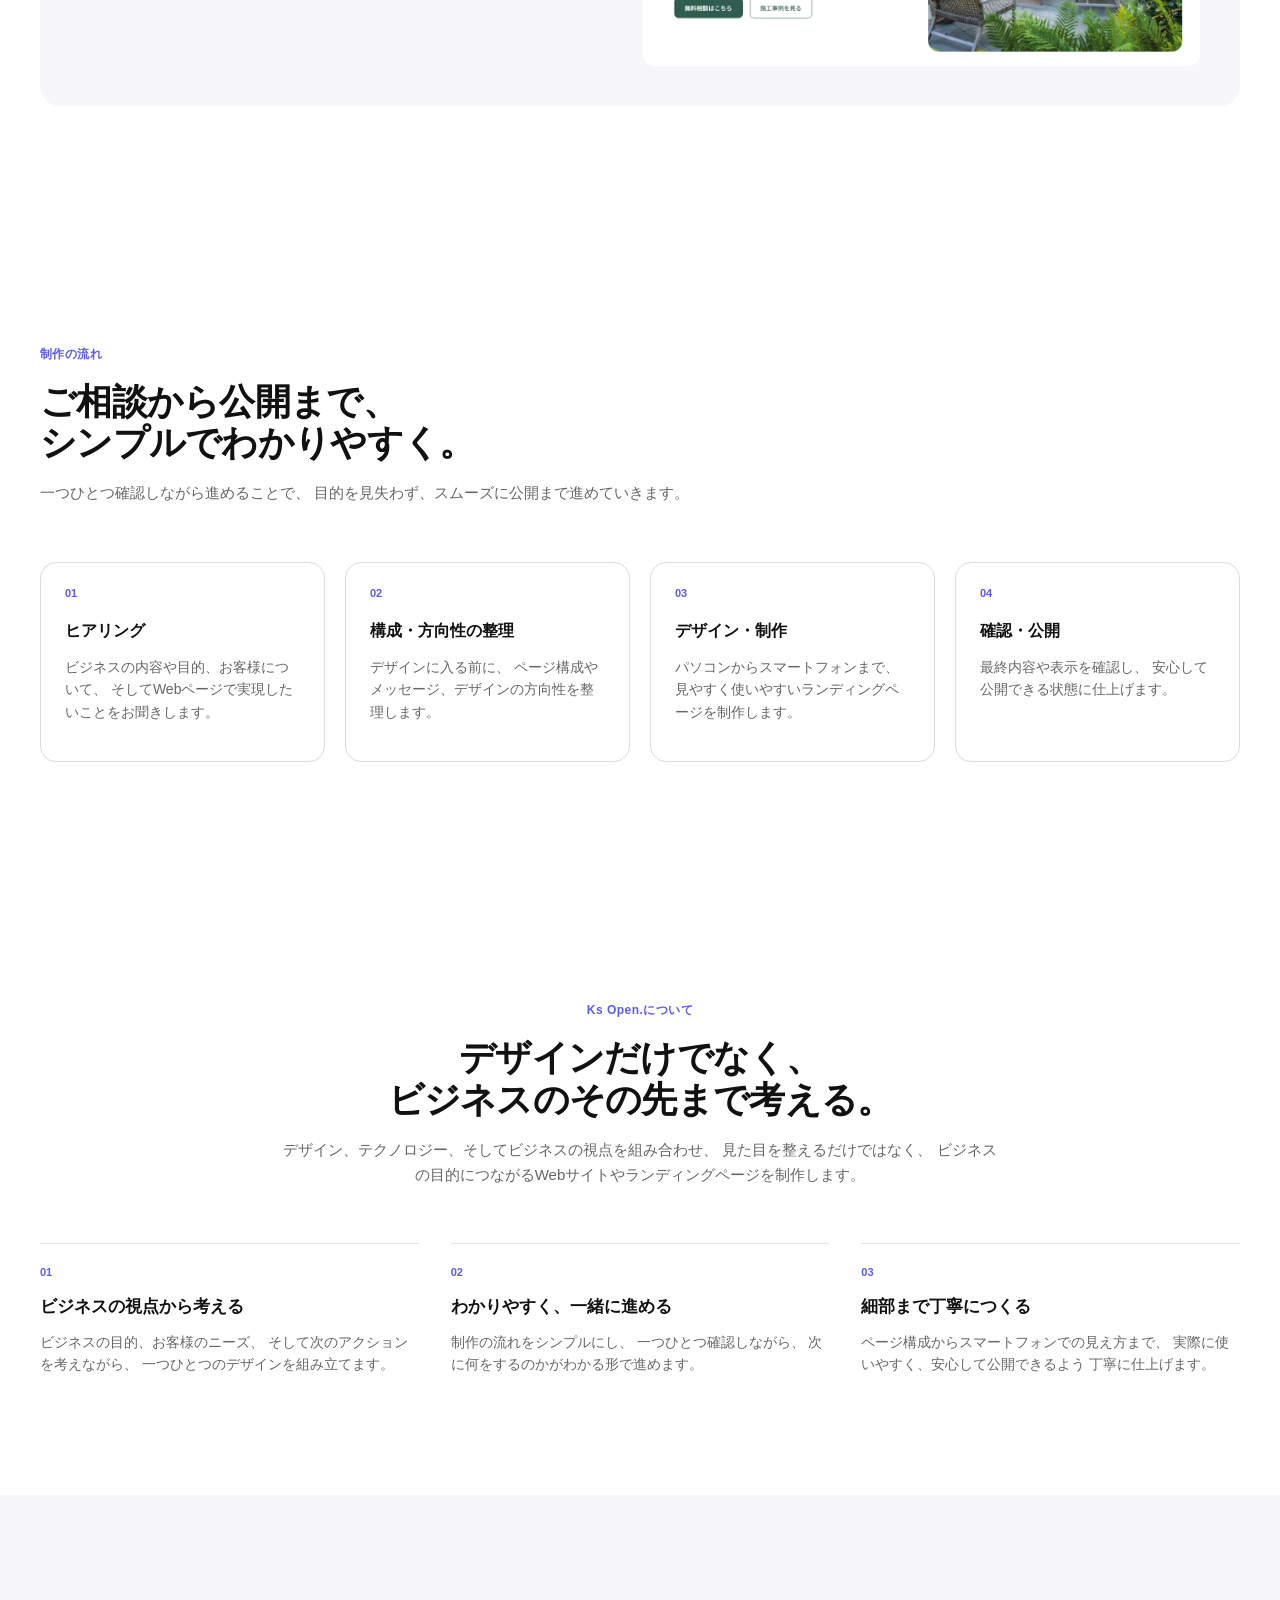
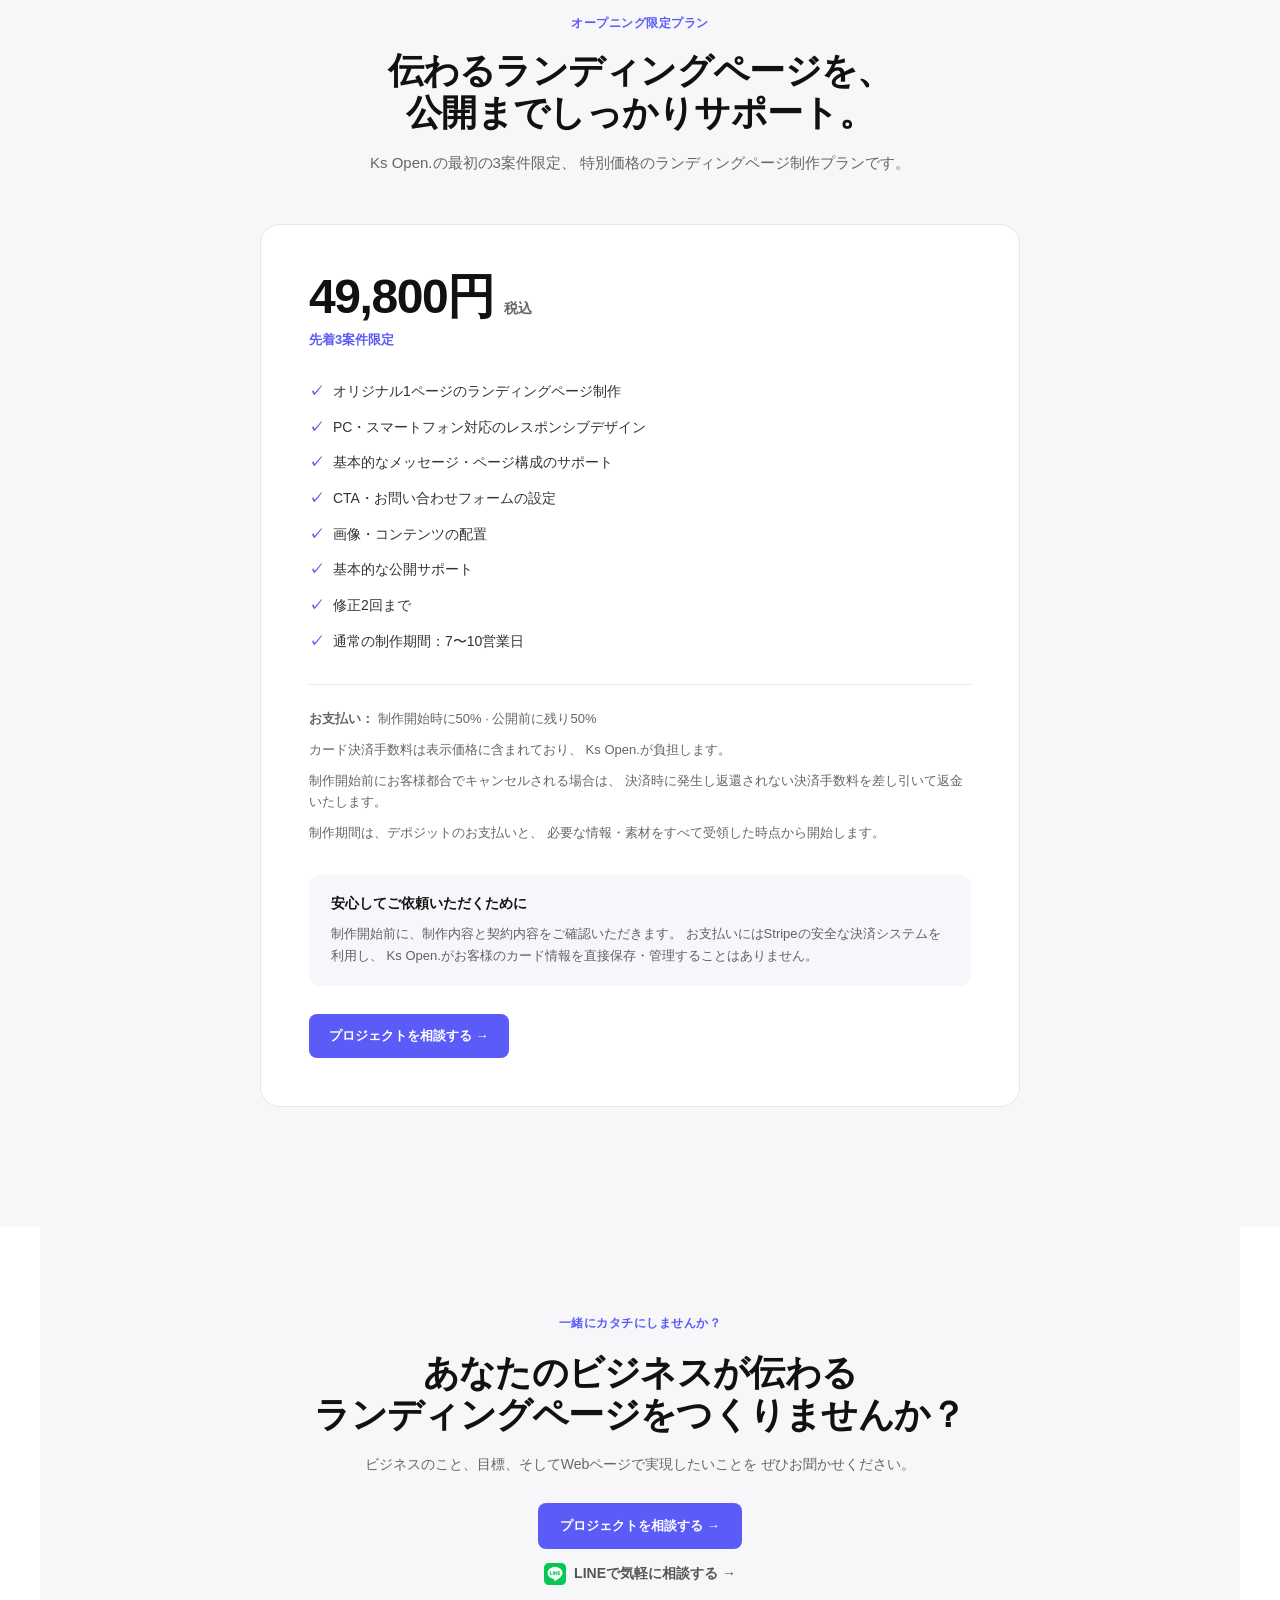
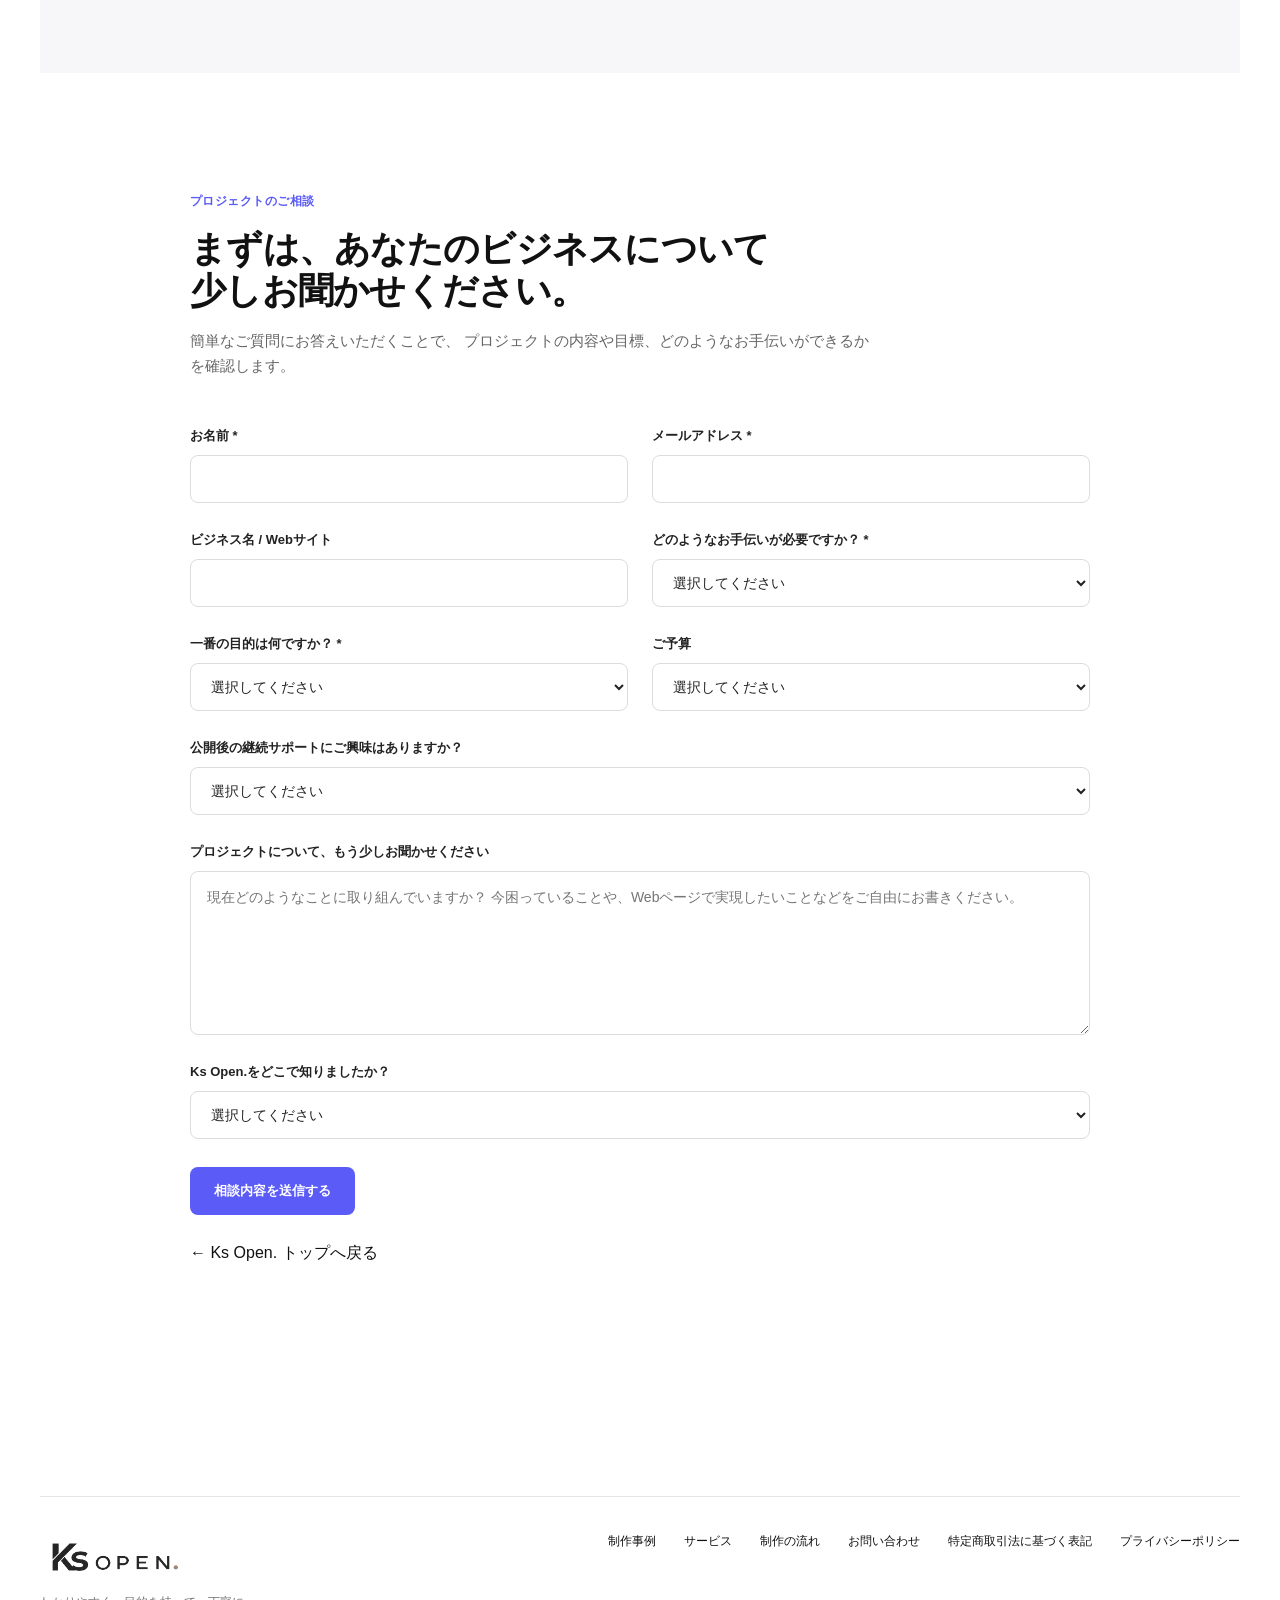
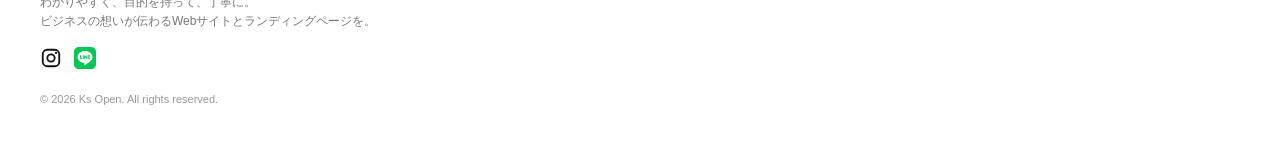
<file: ja/index.html>
<!DOCTYPE html>
<html lang="ja">

<head>
  <meta charset="UTF-8">
  <meta name="viewport" content="width=device-width, initial-scale=1.0">

  <title>小規模事業者向けWebサイト制作 | Ks Open.</title>
<link rel="canonical" href="https://ksopen.ca/ja/">

<link rel="alternate" hreflang="en" href="https://ksopen.ca/">
<link rel="alternate" hreflang="ja" href="https://ksopen.ca/ja/">
<link rel="alternate" hreflang="x-default" href="https://ksopen.ca/">
  <meta
    name="description"
    content="Ks Open.は、小規模事業者向けに、わかりやすく使いやすいWebサイトやランディングページを制作します。レスポンシブ対応、基本SEO、多言語対応、問い合わせ導線の設計までサポートします。"
  >

  <link rel="stylesheet" href="../style.css">
</head>
<body id="top" class="ja-page">

  <!-- Navigation -->
  <header class="site-header">
    <div class="nav-container">

      <div class="nav-left">
       <a href="#top" class="logo">
  <img
    src="../images/ks-open-logo-primary-horizontal-v1.png"
    alt="Ks Open."
    class="logo-image"
  >
</a>
        <div class="language-switcher">
          <a href="../index.html">EN</a>
          <span>|</span>
          <a href="./index.html" class="active">日本語</a>
        </div>
      </div>

      <nav class="nav-links">
        <a href="#services">サービス</a>
        <a href="#work">制作事例</a>
        <a href="#process">制作の流れ</a>
        <a href="#why-me">Ks Open.について</a>
        <a href="#launch-offer">限定プラン</a>
        <a href="#contact" class="nav-cta">相談する</a>
      </nav>

      <button class="menu-toggle"
              aria-label="ナビゲーションメニューを開く"
              aria-expanded="false">
        <span></span>
        <span></span>
        <span></span>
      </button>

    </div>
  </header>
    <!-- Hero -->
<main>
  <section class="hero">

  <div class="hero-container">

    <div class="hero-content">

      <p class="eyebrow">小規模ビジネスのためのWebサイト・LP制作</p>

      <h1>
        あなたのビジネスを、<br>
        伝わるカタチに。<br>
        つながる力を育てる。
      </h1>

      <p class="hero-description">
  大切に育ててきたビジネスだからこそ、その魅力がきちんと伝わるWebページを。
  Ks Open.は、サービスの価値をわかりやすく届け、
  お客様の次のアクションにつながる、見やすく使いやすい
  Webサイトやランディングページを制作します。
</p>

      <div class="hero-actions">
        <a href="#launch-offer" class="btn btn-primary">
          特別プランを見る
        </a>

        <a href="#work" class="btn btn-secondary">
          制作事例を見る
        </a>
      </div>

      <p class="hero-note">
        <span>●</span>
        オープニング限定価格 · 3枠のみ
      </p>

    </div>

    <div class="hero-visual">
      <div class="browser-card">

        <div class="browser-bar">
          <span></span>
          <span></span>
          <span></span>
        </div>

        <div class="browser-image">
          <img
            src="../images/ksopen-hero-workspace-02.png"
            alt="Ks Open.のWebサイト・ランディングページ制作イメージ"
          >
        </div>

      </div>
    </div>

  </div>

</section>
    
  <!-- Problem -->
<section class="problem">

  <div class="problem-container">

    <div class="section-header">
      <p class="section-eyebrow">
        こんなお悩み、ありませんか？
      </p>

      <h2>
        ビジネスは成長しているのに、<br>
        Webサイトだけが取り残されていませんか？
      </h2>

      <p class="section-intro">
        必要なのは、複雑なWebサイトではありません。
        サービスの魅力がきちんと伝わり、
        お客様が安心して次の一歩を踏み出せる、
        わかりやすい導線です。
      </p>
    </div>

    <div class="problem-grid">

      <article class="problem-card">
        <span class="card-number">01</span>

        <h3>Webサイトが今のビジネスに合っていない。</h3>

        <p>
          ビジネスは成長しているのに、
          Webサイトは以前のままになっていませんか？
        </p>
      </article>

      <article class="problem-card">
        <span class="card-number">02</span>

        <h3>見てもらえても、次につながらない。</h3>

        <p>
          訪問してもらえても、
          次に何をすればいいのか伝わっていないかもしれません。
        </p>
      </article>

      <article class="problem-card">
        <span class="card-number">03</span>

        <h3>サービスの魅力が伝わりきっていない。</h3>

        <p>
          良いサービスだからこそ、
          お客様が迷わず理解できる伝え方が大切です。
        </p>
      </article>

    </div>

  </div>

</section>
<!-- Solution -->
<section class="solution">

  <div class="solution-container">

    <div class="solution-header">

      <p class="section-eyebrow">
        もっとシンプルに、わかりやすく
      </p>

      <h2>
  あなたのビジネスに必要なものを、<br>
  わかりやすいWebページに。
</h2>

<p class="section-intro">
  必要以上に複雑にする必要はありません。
  あなたのビジネスの価値をわかりやすく伝え、信頼につなげ、
  お客様が自然に次の一歩へ進めるページをつくります。
</p>

    </div>

    <div class="solution-grid">

      <article class="solution-card">
        <span class="solution-label">わかりやすく</span>

        <h3>伝えたいことを、きちんと伝える。</h3>

        <p>
          「何を提供しているのか」「誰のためのサービスなのか」
          「次に何をすればいいのか」。
          大切な情報を整理し、わかりやすく届けます。
        </p>
      </article>

      <article class="solution-card">
        <span class="solution-label">信頼につなげる</span>

        <h3>安心して選んでもらえるWebへ。</h3>

        <p>
          見やすく整ったレスポンシブデザインで、
          どの画面から見ても一貫したプロフェッショナルな印象をつくります。
        </p>
      </article>

      <article class="solution-card">
        <span class="solution-label">行動につなげる</span>

        <h3>次の一歩がわかる導線を。</h3>

        <p>
          お問い合わせや予約など、
          お客様が迷わず次のアクションへ進めるよう、
          ページ全体の流れを設計します。
        </p>
      </article>

    </div>

  </div>

</section>
<!-- Services -->
<section class="services" id="services">

  <div class="services-container">

    <div class="services-header">

      <p class="section-eyebrow">
        お手伝いできること
      </p>

      <h2>
  伝わるWebサイト・LPに必要なものを、<br>
  一つひとつ丁寧に。
</h2>

<p class="section-intro">
  ページ構成やメッセージづくりから、レスポンシブデザイン、公開準備まで。
  小規模ビジネスの魅力をわかりやすく伝え、
  お客様の次のアクションにつながるWebサイトやランディングページを制作します。
</p>

    </div>

    <div class="services-grid">

      <article class="service-card">
        <span class="service-label">設計</span>

        <h3>ページ構成</h3>

        <p>
          ビジネスの目的、お客様のニーズ、
          そして「次にしてほしいこと」を整理し、
          わかりやすいページの流れを設計します。
        </p>
      </article>

      <article class="service-card">
        <span class="service-label">メッセージ</span>

        <h3>伝わる言葉づくり</h3>

        <p>
          何を提供しているのか、誰のためのサービスなのか、
          そして選ばれる理由が伝わるよう、
          メッセージをわかりやすく整えます。
        </p>
      </article>

      <article class="service-card">
        <span class="service-label">デザイン</span>

        <h3>レスポンシブデザイン</h3>

        <p>
          パソコン、タブレット、スマートフォン、
          どの画面でも見やすく使いやすい、
          すっきりとしたデザインに仕上げます。
        </p>
      </article>

      <article class="service-card">
        <span class="service-label">公開</span>

        <h3>公開サポート</h3>

        <p>
          公開前に必要なポイントを確認し、
          安心してランディングページを公開できる状態まで
          サポートします。
        </p>
      </article>

    </div>

  </div>

</section>
<!-- Work -->
<section class="work" id="work">

  <div class="work-container">

    <div class="work-header">

      <p class="section-eyebrow">制作事例</p>

      <h2>
  次のアクションが伝わる、<br>
  わかりやすいWebサイト・LP。
</h2>

<p class="section-intro">
  わかりやすいメッセージ、レスポンシブデザイン、
  そしてビジネスの目的を大切にした制作事例をご紹介します。
</p>

    </div>

    <article class="work-project">

      <div class="project-info">

        <span class="project-label">01 / ランディングページ</span>

        <h3>NewMe Academy</h3>

        <p>
          50代から新しい一歩を踏み出す人に向けた、
          ライフデザインプログラムのランディングページ。
          落ち着きと信頼感を大切にしながら、
          次のアクションにつながる構成とデザインに仕上げました。
        </p>

        <p class="project-meta">
          構成設計 · UIデザイン · レスポンシブデザイン · フロントエンド開発
        </p>
<p>
  <a href="https://moimoinene-gugu.github.io/portfolio-01-newme-academy/"
     target="_blank"
     rel="noopener noreferrer">
    サイトを見る ↗
  </a>
</p>
      </div>

      <div class="project-visual">

        <img
          src="../images/newme-academy-preview.png"
          alt="NewMe Academy ランディングページ制作事例"
        >
      </div>

    </article>

    <article class="work-project work-project-reverse">

      <div class="project-visual">

        <img
          src="../images/flowpilot-preview.png"
          alt="FlowPilot ランディングページ制作事例"
        >

      </div>

      <div class="project-info">

        <span class="project-label">02 / SaaS ランディングページ</span>

        <h3>FlowPilot</h3>

        <p>
          複雑になりがちなサービスの機能や価値を整理し、
          初めて見る人にもわかりやすく伝えることを意識した
          SaaSランディングページです。
        </p>

        <p class="project-meta">
          UIデザイン · SaaSデザイン · レスポンシブデザイン · フロントエンド開発
        </p>
<p>
  <a href="https://moimoinene-gugu.github.io/portfolio-02-flowpilot/"
     target="_blank"
     rel="noopener noreferrer">
    サイトを見る ↗
  </a>
</p>
      </div>

    </article>
    <article class="work-project">

      <div class="project-info">
        <span class="project-label">03 / WordPressサイト制作デモ</span>

        <h3>North &amp; Stem Floral Studio</h3>

        <p>
          カルガリーのフローラルスタジオを想定して自主制作したウェブサイトです。
          WordPressでサービス紹介や読み物ページを構成し、スマートフォンにも対応。
          静的サイトに変換して、独自ドメインで公開しました。
        </p>

        <p class="project-meta">
          WordPress · レスポンシブデザイン · 静的サイト化 · GitHub Pages
        </p>

        <p>
          <a href="https://north-stem.ksopen.ca/" target="_blank" rel="noopener noreferrer">
            公開デモを見る ↗
          </a>
        </p>
      </div>

      <div class="project-visual">
        <img
          src="../images/north-stem-preview.jpeg"
          alt="North &amp; Stem Floral Studioのウェブサイト制作デモ"
        >
      </div>
    </article>
    <article class="work-project">

  <div class="project-info">
    <span class="project-label">04 / 小規模事業向けWebサイト</span>

    <h3>Everroot Gardens</h3>

    <p>
      地域のガーデン事業を想定し、サービス内容を分かりやすく整理して、
      お客様が次の行動へ進みやすいように設計したWebサイトです。
    </p>

    <p class="project-meta">
      Webデザイン · サービス構成 · レスポンシブ対応 · フロントエンド実装
    </p>

    <p>
      <a href="https://moimoinene-gugu.github.io/portfolio-04-everroot-gardens/"
         target="_blank"
         rel="noopener noreferrer">
        サイトを見る ↗
      </a>
    </p>
  </div>

  <div class="project-visual">
    <img
      src="../images/everroot-preview.jpeg"
      alt="Everroot Gardensの小規模事業向けWebサイト制作例"
    >
  </div>

</article>
  </div>

</section>
<!-- Process -->
<section class="process" id="process">

  <div class="process-container">

    <div class="process-header">

      <p class="section-eyebrow">
        制作の流れ
      </p>

      <h2>
        ご相談から公開まで、<br>
        シンプルでわかりやすく。
      </h2>

      <p class="section-intro">
        一つひとつ確認しながら進めることで、
        目的を見失わず、スムーズに公開まで進めていきます。
      </p>

    </div>

    <div class="process-grid">

      <article class="process-card">
        <span class="process-number">01</span>

        <h3>ヒアリング</h3>

        <p>
          ビジネスの内容や目的、お客様について、
          そしてWebページで実現したいことをお聞きします。
        </p>
      </article>

      <article class="process-card">
        <span class="process-number">02</span>

        <h3>構成・方向性の整理</h3>

        <p>
          デザインに入る前に、
          ページ構成やメッセージ、デザインの方向性を整理します。
        </p>
      </article>

      <article class="process-card">
        <span class="process-number">03</span>

        <h3>デザイン・制作</h3>

        <p>
          パソコンからスマートフォンまで、
          見やすく使いやすいランディングページを制作します。
        </p>
      </article>

      <article class="process-card">
        <span class="process-number">04</span>

        <h3>確認・公開</h3>

        <p>
          最終内容や表示を確認し、
          安心して公開できる状態に仕上げます。
        </p>
      </article>

    </div>

  </div>

</sect<!-- Why Me -->
<section class="why-me" id="why-me">

  <div class="why-me-container">

    <div class="why-me-header">

      <p class="section-eyebrow">
        Ks Open.について
      </p>

      <h2>
        デザインだけでなく、<br>
        ビジネスのその先まで考える。
      </h2>

      <p class="section-intro">
  デザイン、テクノロジー、そしてビジネスの視点を組み合わせ、
  見た目を整えるだけではなく、
  ビジネスの目的につながるWebサイトやランディングページを制作します。
</p>

    </div>

    <div class="why-me-grid">

      <article class="why-me-point">

        <span class="why-me-number">01</span>

        <h3>ビジネスの視点から考える</h3>

        <p>
          ビジネスの目的、お客様のニーズ、
          そして次のアクションを考えながら、
          一つひとつのデザインを組み立てます。
        </p>

      </article>

      <article class="why-me-point">

        <span class="why-me-number">02</span>

        <h3>わかりやすく、一緒に進める</h3>

        <p>
          制作の流れをシンプルにし、
          一つひとつ確認しながら、
          次に何をするのかがわかる形で進めます。
        </p>

      </article>

      <article class="why-me-point">

        <span class="why-me-number">03</span>

        <h3>細部まで丁寧につくる</h3>

        <p>
          ページ構成からスマートフォンでの見え方まで、
          実際に使いやすく、安心して公開できるよう
          丁寧に仕上げます。
        </p>

      </article>

    </div>

  </div>

</section>
<!-- Founding Client Offer -->
<section class="launch-offer" id="launch-offer">

  <div class="launch-offer-container">

    <div class="launch-offer-header">

      <p class="section-eyebrow">
        オープニング限定プラン
      </p>

      <h2>
        伝わるランディングページを、<br>
        公開までしっかりサポート。
      </h2>

      <p class="section-intro">
        Ks Open.の最初の3案件限定、
        特別価格のランディングページ制作プランです。
      </p>

    </div>

    <div class="launch-offer-card">

      <div class="offer-price">
        <span class="offer-price-amount">49,800円</span>
        <span class="offer-price-currency">税込</span>
      </div>

      <p class="offer-limit">
        先着3案件限定
      </p>

      <ul class="offer-features">
        <li>オリジナル1ページのランディングページ制作</li>
        <li>PC・スマートフォン対応のレスポンシブデザイン</li>
        <li>基本的なメッセージ・ページ構成のサポート</li>
        <li>CTA・お問い合わせフォームの設定</li>
        <li>画像・コンテンツの配置</li>
        <li>基本的な公開サポート</li>
        <li>修正2回まで</li>
        <li>通常の制作期間：7〜10営業日</li>
      </ul>

      <div class="offer-terms">

  <p>
    <strong>お支払い：</strong>
    制作開始時に50% · 公開前に残り50%
  </p>

  <p>
    カード決済手数料は表示価格に含まれており、
    Ks Open.が負担します。
  </p>

  <p>
    制作開始前にお客様都合でキャンセルされる場合は、
    決済時に発生し返還されない決済手数料を差し引いて返金いたします。
  </p>

  <p>
    制作期間は、デポジットのお支払いと、
    必要な情報・素材をすべて受領した時点から開始します。
  </p>

</div>

      <div class="offer-trust">

        <p class="offer-trust-title">
          安心してご依頼いただくために
        </p>

        <p>
          制作開始前に、制作内容と契約内容をご確認いただきます。
          お支払いにはStripeの安全な決済システムを利用し、
          Ks Open.がお客様のカード情報を直接保存・管理することはありません。
        </p>

      </div>

      <a href="#inquiry" class="btn btn-primary">
        プロジェクトを相談する →
      </a>

    </div>

  </div>

</section>
<!-- CTA -->
<section class="cta" id="contact">

  <div class="cta-container">

    <p class="section-eyebrow">
      一緒にカタチにしませんか？
    </p>

    <h2>
      あなたのビジネスが伝わる<br>
      ランディングページをつくりませんか？
    </h2>

    <p class="cta-description">
      ビジネスのこと、目標、そしてWebページで実現したいことを
      ぜひお聞かせください。
    </p>

    <div class="cta-actions">

  <a href="#inquiry" class="cta-button">
    プロジェクトを相談する →
  </a>

  <a
  href="https://page.line.me/501hpcgv"
  class="cta-line-link"
  target="_blank"
  rel="noopener noreferrer"
>
  <img
    src="../images/line-brand-icon.png"
   alt= ""
    class="cta-line-icon"
  >
  <span>LINEで気軽に相談する →</span>
</a>

</div>

  </div>

</section>
<!-- Project Inquiry -->
 <section class="inquiry">
<div class="inquiry-container" id="inquiry">

  <div class="inquiry-header">

    <p class="section-eyebrow">
      プロジェクトのご相談
    </p>

    <h2>
      まずは、あなたのビジネスについて<br>
      少しお聞かせください。
    </h2>

    <p class="section-intro">
      簡単なご質問にお答えいただくことで、
      プロジェクトの内容や目標、どのようなお手伝いができるかを確認します。
    </p>

  </div>

  <form
    class="inquiry-form"
    action="https://submit-form.com/Q7QNIc1bm"
    method="POST"
  >

    <input
      type="hidden"
      name="_redirect"
      value="https://ksopen.ca/ja/thank-you.html"
    >

    <input
      type="hidden"
      name="_append"
      value="false"
    >

    <div class="form-group">
      <label for="name">お名前 *</label>
      <input
        type="text"
        id="name"
        name="name"
        required
      >
    </div>

    <div class="form-group">
      <label for="email">メールアドレス *</label>
      <input
        type="email"
        id="email"
        name="email"
        required
      >
    </div>

    <div class="form-group">
      <label for="business">ビジネス名 / Webサイト</label>
      <input
        type="text"
        id="business"
        name="business"
      >
    </div>

    <div class="form-group">
      <label for="help">どのようなお手伝いが必要ですか？ *</label>
      <select id="help" name="help" required>
        <option value="">選択してください</option>
        <option value="new-landing-page">新しいランディングページ制作</option>
        <option value="redesign">既存ページのリデザイン</option>
        <option value="website">Webサイト制作</option>
        <option value="not-sure">まだわからない / 相談したい</option>
      </select>
    </div>

    <div class="form-group">
      <label for="goal">一番の目的は何ですか？ *</label>
      <select id="goal" name="goal" required>
        <option value="">選択してください</option>
        <option value="more-inquiries">お問い合わせを増やしたい</option>
        <option value="clear-service">サービス内容をわかりやすく伝えたい</option>
        <option value="launch-offer">新しいサービス・商品を紹介したい</option>
        <option value="credibility">ビジネスの信頼感を高めたい</option>
        <option value="other">その他</option>
      </select>
    </div>

   <div class="form-group">
  <label for="budget">ご予算</label>

  <select id="budget" name="budget">
    <option value="">選択してください</option>
    <option value="under-50000">5万円未満</option>
    <option value="50000-100000">5万〜10万円</option>
    <option value="100000-200000">10万〜20万円</option>
    <option value="200000-plus">20万円以上</option>
    <option value="not-sure">まだわからない / 相談したい</option>
  </select>
</div>

    <div class="form-group">
      <label for="support">
        公開後の継続サポートにご興味はありますか？
      </label>

      <select id="support" name="support">
        <option value="">選択してください</option>
        <option value="no">今回は制作のみ希望</option>
        <option value="occasional">必要なときに更新をお願いしたい</option>
        <option value="monthly">毎月のメンテナンス・更新を希望</option>
        <option value="discuss">どんなサポートがあるか相談したい</option>
        <option value="not-sure">まだわからない</option>
      </select>
    </div>

    <div class="form-group">
      <label for="details">
        プロジェクトについて、もう少しお聞かせください
      </label>

      <textarea
        id="details"
        name="details"
        rows="6"
        placeholder="現在どのようなことに取り組んでいますか？ 今困っていることや、Webページで実現したいことなどをご自由にお書きください。"
      ></textarea>
    </div>

    <div class="form-group">
      <label for="source">Ks Open.をどこで知りましたか？</label>

      <select id="source" name="source">
        <option value="">選択してください</option>
        <option value="referral">ご紹介</option>
        <option value="linkedin">LinkedIn</option>
        <option value="instagram">Instagram</option>
        <option value="google">Google検索</option>
        <option value="other">その他</option>
      </select>
    </div>

    <button type="submit" class="form-submit">
      相談内容を送信する
    </button>

    <a href="#top" class="back-to-top back-to-top-bottom">
      ← Ks Open. トップへ戻る
    </a>

  </form>

</div>
</section>
</main>
 
<!-- Footer -->
<footer class="site-footer">

  <div class="footer-container">

    <div class="footer-divider"></div>

    <div class="footer-main">

      <div class="footer-brand">

        <a href="#top" class="footer-logo-link">
          <img
            src="../images/ks-open-logo-primary-horizontal-v1.png"
            alt="Ks Open."
            class="footer-logo-image"
          >
        </a>

        <p>
  わかりやすく、目的を持って、丁寧に。<br>
  ビジネスの想いが伝わるWebサイトとランディングページを。
</p>

        <div class="footer-social">

          <a
            href="https://www.instagram.com/ksopen.digital/"
            class="footer-social-link"
            target="_blank"
            rel="noopener noreferrer"
            aria-label="Ks Open. Instagram"
          >
            <svg
              class="footer-social-icon instagram-icon"
              viewBox="0 0 24 24"
              aria-hidden="true"
            >
              <rect
                x="3"
                y="3"
                width="18"
                height="18"
                rx="5"
                fill="none"
                stroke="currentColor"
                stroke-width="2"
              />

              <circle
                cx="12"
                cy="12"
                r="4"
                fill="none"
                stroke="currentColor"
                stroke-width="2"
              />

              <circle
                cx="17.5"
                cy="6.5"
                r="1.2"
                fill="currentColor"
              />
            </svg>
          </a>

          <a
            href="https://page.line.me/501hpcgv"
            class="footer-social-link"
            target="_blank"
            rel="noopener noreferrer"
            aria-label="Ks Open. LINE公式アカウント"
          >
            <img
              src="../images/line-brand-icon.png"
              alt=""
              class="footer-social-icon"
            >
          </a>

        </div>

      </div>

      <nav class="footer-nav">
        <a href="#work">制作事例</a>
        <a href="#services">サービス</a>
        <a href="#process">制作の流れ</a>
        <a href="#contact">お問い合わせ</a>
        <a href="./legal.html">特定商取引法に基づく表記</a>
        <a href="./privacy.html">プライバシーポリシー</a>
      </nav>

    </div>

    <p class="footer-copy">
      © 2026 Ks Open. All rights reserved.
    </p>

  </div>

</footer>

<script src="../script.js"></script>

</body>
</html>
</file>
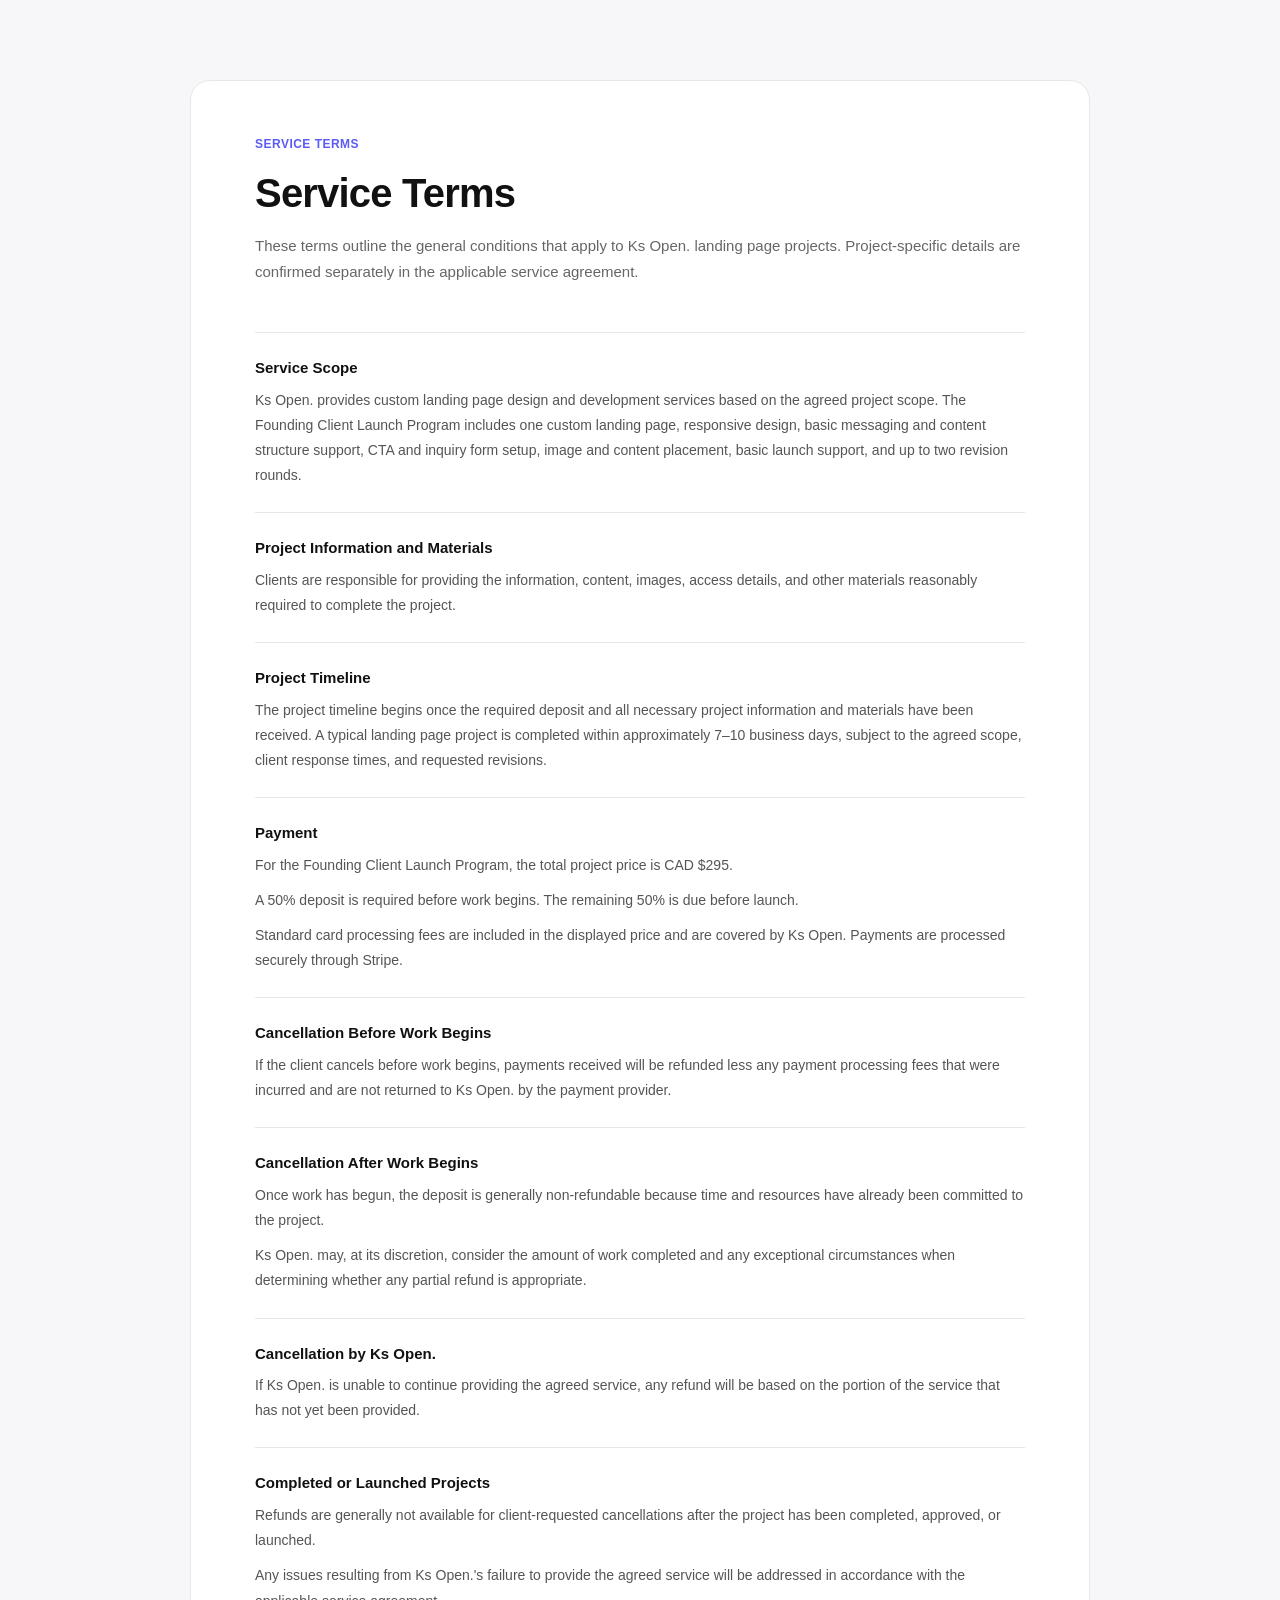
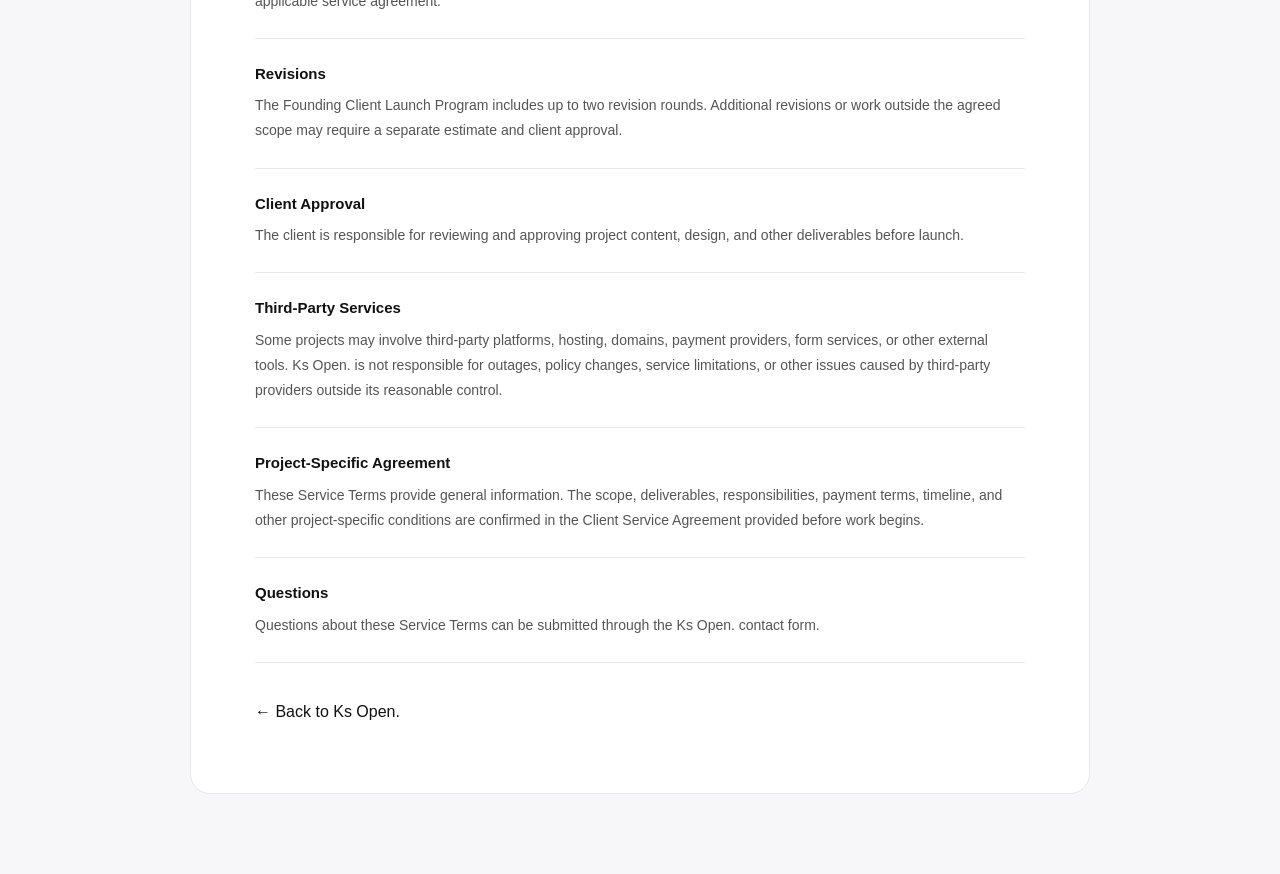
<file: legal.html>
<!DOCTYPE html>
<html lang="en">

<head>
  <meta charset="UTF-8">
  <meta name="viewport" content="width=device-width, initial-scale=1.0">

  <title>Service Terms | Ks Open.</title>

  <link rel="stylesheet" href="style.css">
</head>

<body>

  <main class="legal-page">

    <section class="legal-container">

      <p class="section-eyebrow">
        SERVICE TERMS
      </p>

      <h1>Service Terms</h1>

      <p class="legal-intro">
        These terms outline the general conditions that apply to
        Ks Open. landing page projects.
        Project-specific details are confirmed separately in the
        applicable service agreement.
      </p>

      <div class="legal-details">

        <div class="legal-item">
          <h2>Service Scope</h2>
          <p>
            Ks Open. provides custom landing page design and development
            services based on the agreed project scope.
            The Founding Client Launch Program includes one custom
            landing page, responsive design, basic messaging and content
            structure support, CTA and inquiry form setup, image and
            content placement, basic launch support, and up to two
            revision rounds.
          </p>
        </div>

        <div class="legal-item">
          <h2>Project Information and Materials</h2>
          <p>
            Clients are responsible for providing the information,
            content, images, access details, and other materials
            reasonably required to complete the project.
          </p>
        </div>

        <div class="legal-item">
          <h2>Project Timeline</h2>
          <p>
            The project timeline begins once the required deposit
            and all necessary project information and materials
            have been received.
            A typical landing page project is completed within
            approximately 7–10 business days, subject to the agreed
            scope, client response times, and requested revisions.
          </p>
        </div>

        <div class="legal-item">
          <h2>Payment</h2>
          <p>
            For the Founding Client Launch Program, the total project
            price is CAD $295.
          </p>

          <p>
            A 50% deposit is required before work begins.
            The remaining 50% is due before launch.
          </p>

          <p>
            Standard card processing fees are included in the displayed
            price and are covered by Ks Open.
            Payments are processed securely through Stripe.
          </p>
        </div>

        <div class="legal-item">
          <h2>Cancellation Before Work Begins</h2>
          <p>
            If the client cancels before work begins, payments received
            will be refunded less any payment processing fees that were
            incurred and are not returned to Ks Open. by the payment
            provider.
          </p>
        </div>

        <div class="legal-item">
          <h2>Cancellation After Work Begins</h2>
          <p>
            Once work has begun, the deposit is generally non-refundable
            because time and resources have already been committed to
            the project.
          </p>

          <p>
            Ks Open. may, at its discretion, consider the amount of work
            completed and any exceptional circumstances when determining
            whether any partial refund is appropriate.
          </p>
        </div>

        <div class="legal-item">
          <h2>Cancellation by Ks Open.</h2>
          <p>
            If Ks Open. is unable to continue providing the agreed
            service, any refund will be based on the portion of the
            service that has not yet been provided.
          </p>
        </div>

        <div class="legal-item">
          <h2>Completed or Launched Projects</h2>
          <p>
            Refunds are generally not available for client-requested
            cancellations after the project has been completed,
            approved, or launched.
          </p>

          <p>
            Any issues resulting from Ks Open.'s failure to provide
            the agreed service will be addressed in accordance with
            the applicable service agreement.
          </p>
        </div>

        <div class="legal-item">
          <h2>Revisions</h2>
          <p>
            The Founding Client Launch Program includes up to two
            revision rounds.
            Additional revisions or work outside the agreed scope
            may require a separate estimate and client approval.
          </p>
        </div>

        <div class="legal-item">
          <h2>Client Approval</h2>
          <p>
            The client is responsible for reviewing and approving
            project content, design, and other deliverables before launch.
          </p>
        </div>

        <div class="legal-item">
          <h2>Third-Party Services</h2>
          <p>
            Some projects may involve third-party platforms, hosting,
            domains, payment providers, form services, or other external
            tools.
            Ks Open. is not responsible for outages, policy changes,
            service limitations, or other issues caused by third-party
            providers outside its reasonable control.
          </p>
        </div>

        <div class="legal-item">
          <h2>Project-Specific Agreement</h2>
          <p>
            These Service Terms provide general information.
            The scope, deliverables, responsibilities, payment terms,
            timeline, and other project-specific conditions are confirmed
            in the Client Service Agreement provided before work begins.
          </p>
        </div>

        <div class="legal-item">
          <h2>Questions</h2>
          <p>
            Questions about these Service Terms can be submitted through
            the Ks Open. contact form.
          </p>
        </div>

      </div>

      <a href="./index.html" class="back-to-top back-to-top-bottom">
        ← Back to Ks Open.
      </a>

    </section>

  </main>

</body>

</html>
</file>
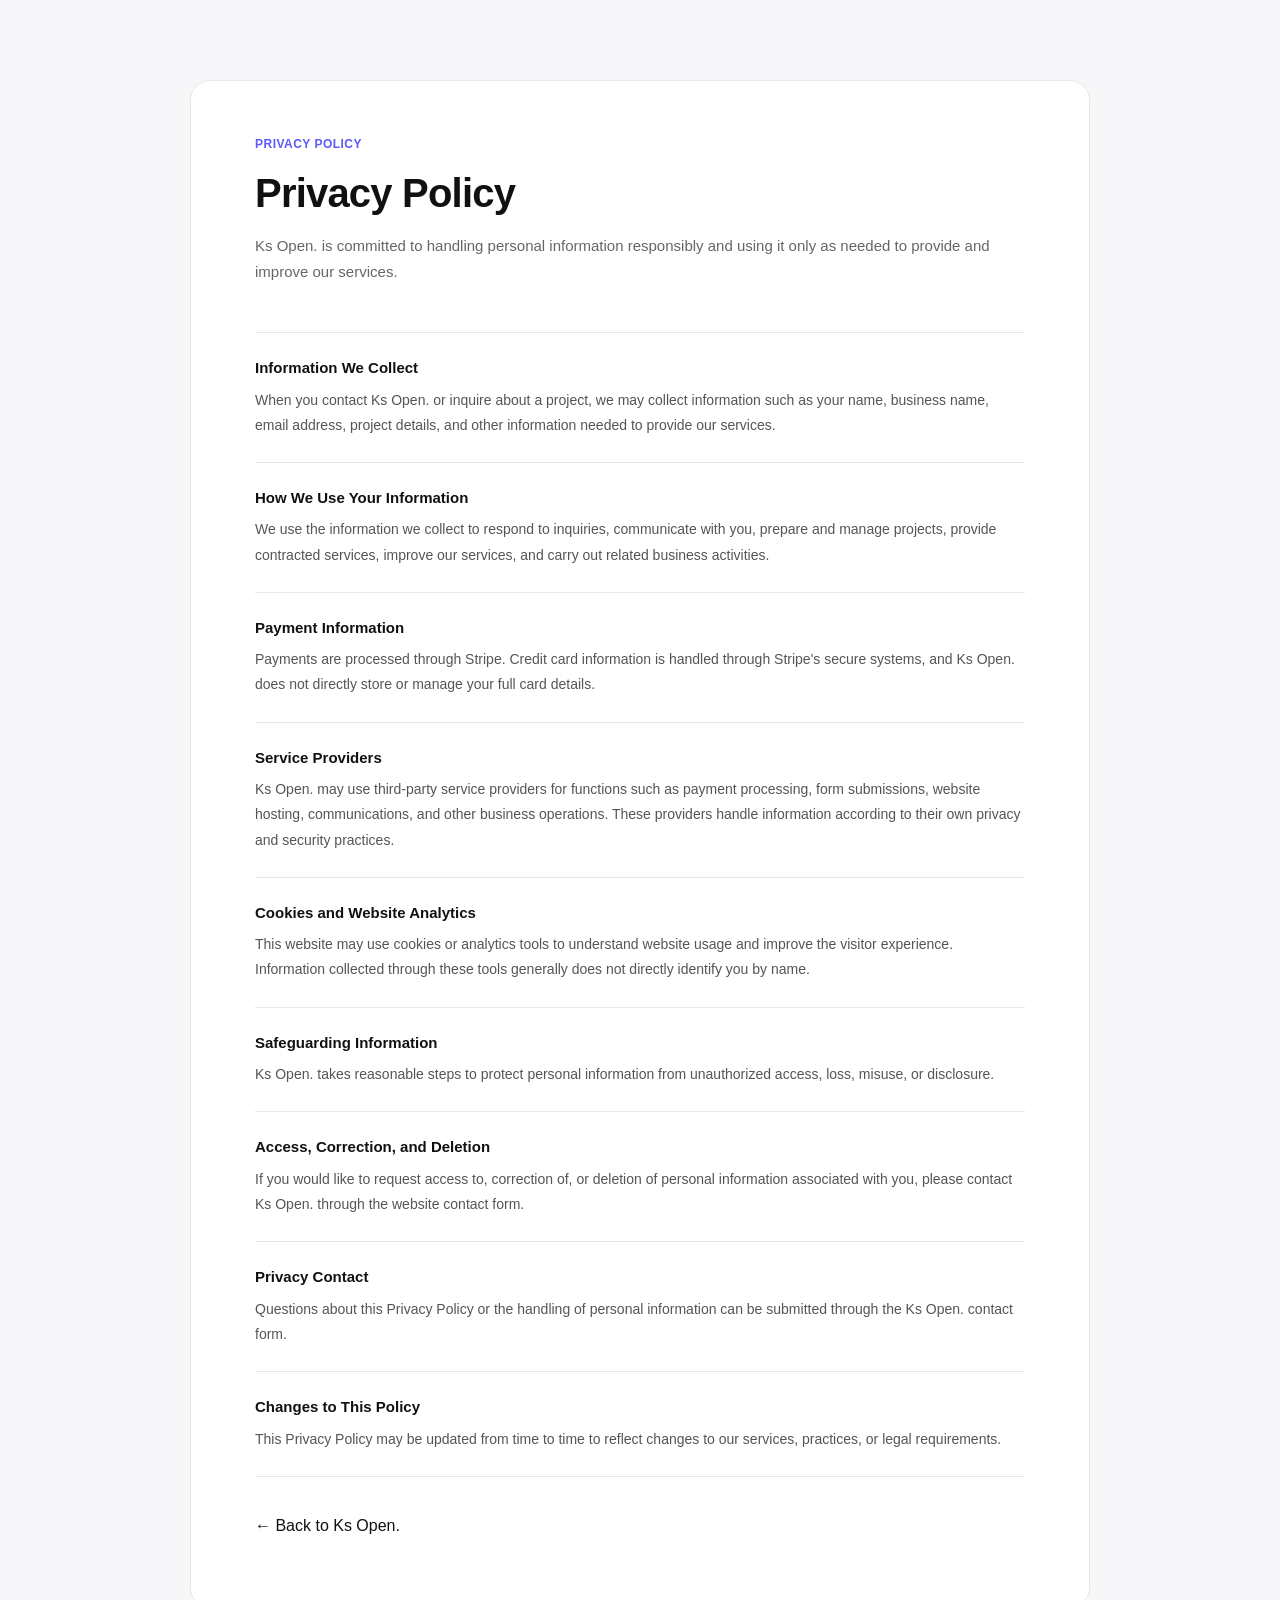
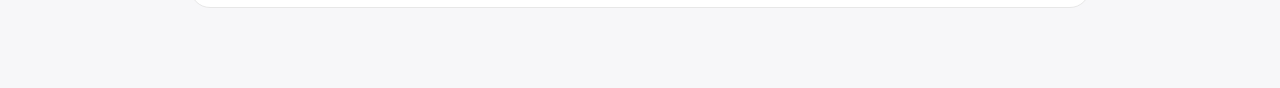
<file: privacy.html>
<!DOCTYPE html>
<html lang="en">

<head>
  <meta charset="UTF-8">
  <meta name="viewport" content="width=device-width, initial-scale=1.0">

  <title>Privacy Policy | Ks Open.</title>

  <link rel="stylesheet" href="style.css">
</head>

<body>

  <main class="legal-page">

    <section class="legal-container">

      <p class="section-eyebrow">
        PRIVACY POLICY
      </p>

      <h1>Privacy Policy</h1>

      <p class="legal-intro">
        Ks Open. is committed to handling personal information responsibly
        and using it only as needed to provide and improve our services.
      </p>

      <div class="legal-details">

        <div class="legal-item">
          <h2>Information We Collect</h2>
          <p>
            When you contact Ks Open. or inquire about a project, we may collect
            information such as your name, business name, email address,
            project details, and other information needed to provide our services.
          </p>
        </div>

        <div class="legal-item">
          <h2>How We Use Your Information</h2>
          <p>
            We use the information we collect to respond to inquiries,
            communicate with you, prepare and manage projects,
            provide contracted services, improve our services,
            and carry out related business activities.
          </p>
        </div>

        <div class="legal-item">
          <h2>Payment Information</h2>
          <p>
            Payments are processed through Stripe.
            Credit card information is handled through Stripe's secure systems,
            and Ks Open. does not directly store or manage your full card details.
          </p>
        </div>

        <div class="legal-item">
          <h2>Service Providers</h2>
          <p>
            Ks Open. may use third-party service providers for functions such as
            payment processing, form submissions, website hosting,
            communications, and other business operations.
            These providers handle information according to their own
            privacy and security practices.
          </p>
        </div>

        <div class="legal-item">
          <h2>Cookies and Website Analytics</h2>
          <p>
            This website may use cookies or analytics tools to understand
            website usage and improve the visitor experience.
            Information collected through these tools generally does not
            directly identify you by name.
          </p>
        </div>

        <div class="legal-item">
          <h2>Safeguarding Information</h2>
          <p>
            Ks Open. takes reasonable steps to protect personal information
            from unauthorized access, loss, misuse, or disclosure.
          </p>
        </div>

        <div class="legal-item">
          <h2>Access, Correction, and Deletion</h2>
          <p>
            If you would like to request access to, correction of,
            or deletion of personal information associated with you,
            please contact Ks Open. through the website contact form.
          </p>
        </div>

        <div class="legal-item">
          <h2>Privacy Contact</h2>
          <p>
            Questions about this Privacy Policy or the handling of personal
            information can be submitted through the Ks Open. contact form.
          </p>
        </div>

        <div class="legal-item">
          <h2>Changes to This Policy</h2>
          <p>
            This Privacy Policy may be updated from time to time
            to reflect changes to our services, practices, or legal requirements.
          </p>
        </div>

      </div>

      <a href="./index.html" class="back-to-top back-to-top-bottom">
        ← Back to Ks Open.
      </a>

    </section>

  </main>

</body>

</html>
</file>
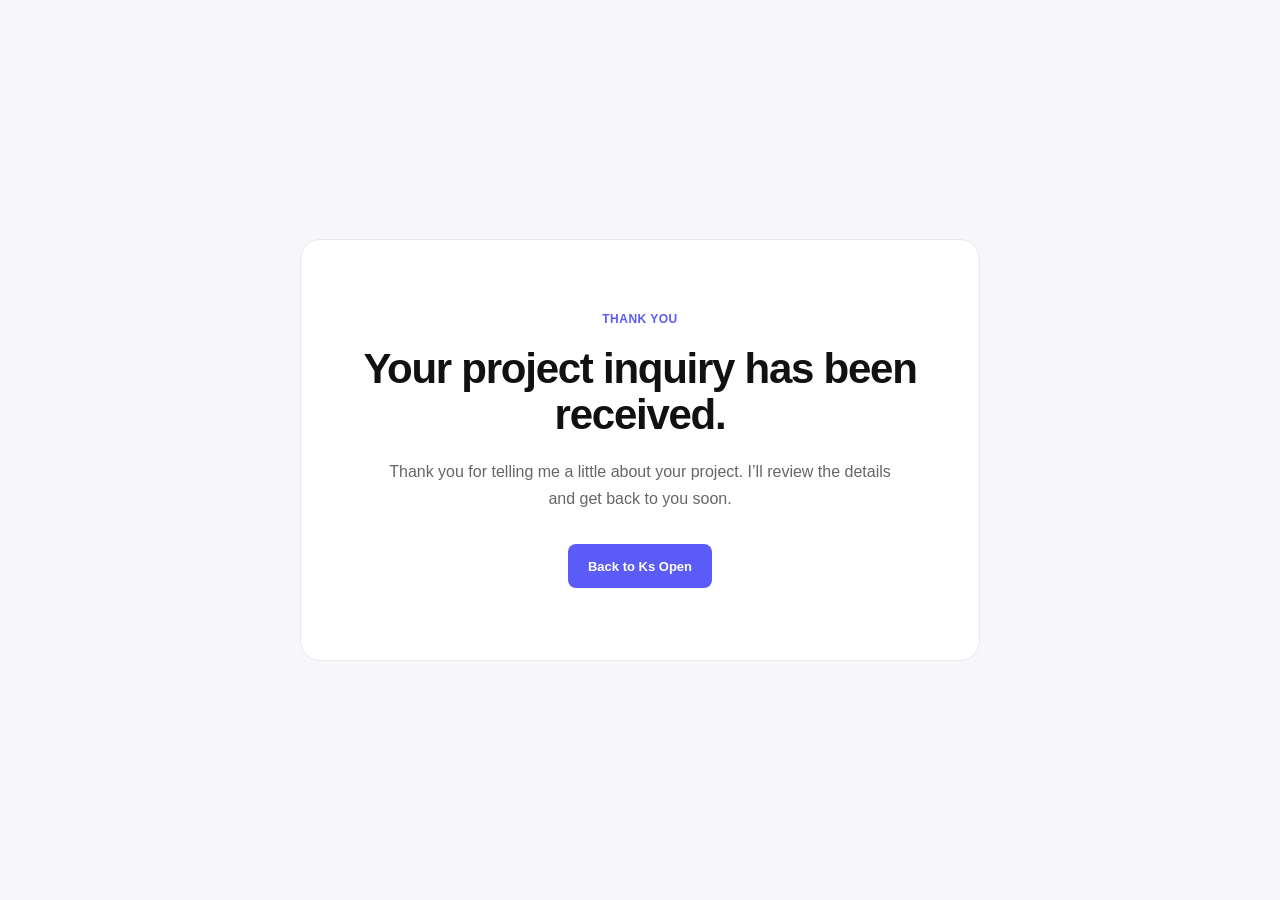
<file: thank-you.html>
<!DOCTYPE html>
<html lang="en">

<head>
  <meta charset="UTF-8">
  <meta name="viewport" content="width=device-width, initial-scale=1.0">
  <meta name="robots" content="noindex, follow">

  <title>Thank You | Ks Open.</title>

  <link rel="stylesheet" href="style.css">
</head>

<body>

  <main class="thank-you-page">

    <section class="thank-you-card">

      <p class="section-eyebrow">
        THANK YOU
      </p>

      <h1>
        Your project inquiry has been received.
      </h1>

      <p>
        Thank you for telling me a little about your project.
        I’ll review the details and get back to you soon.
      </p>

      <a href="index.html" class="btn btn-primary">
        Back to Ks Open
      </a>

    </section>

  </main>

</body>

</html>
</file>
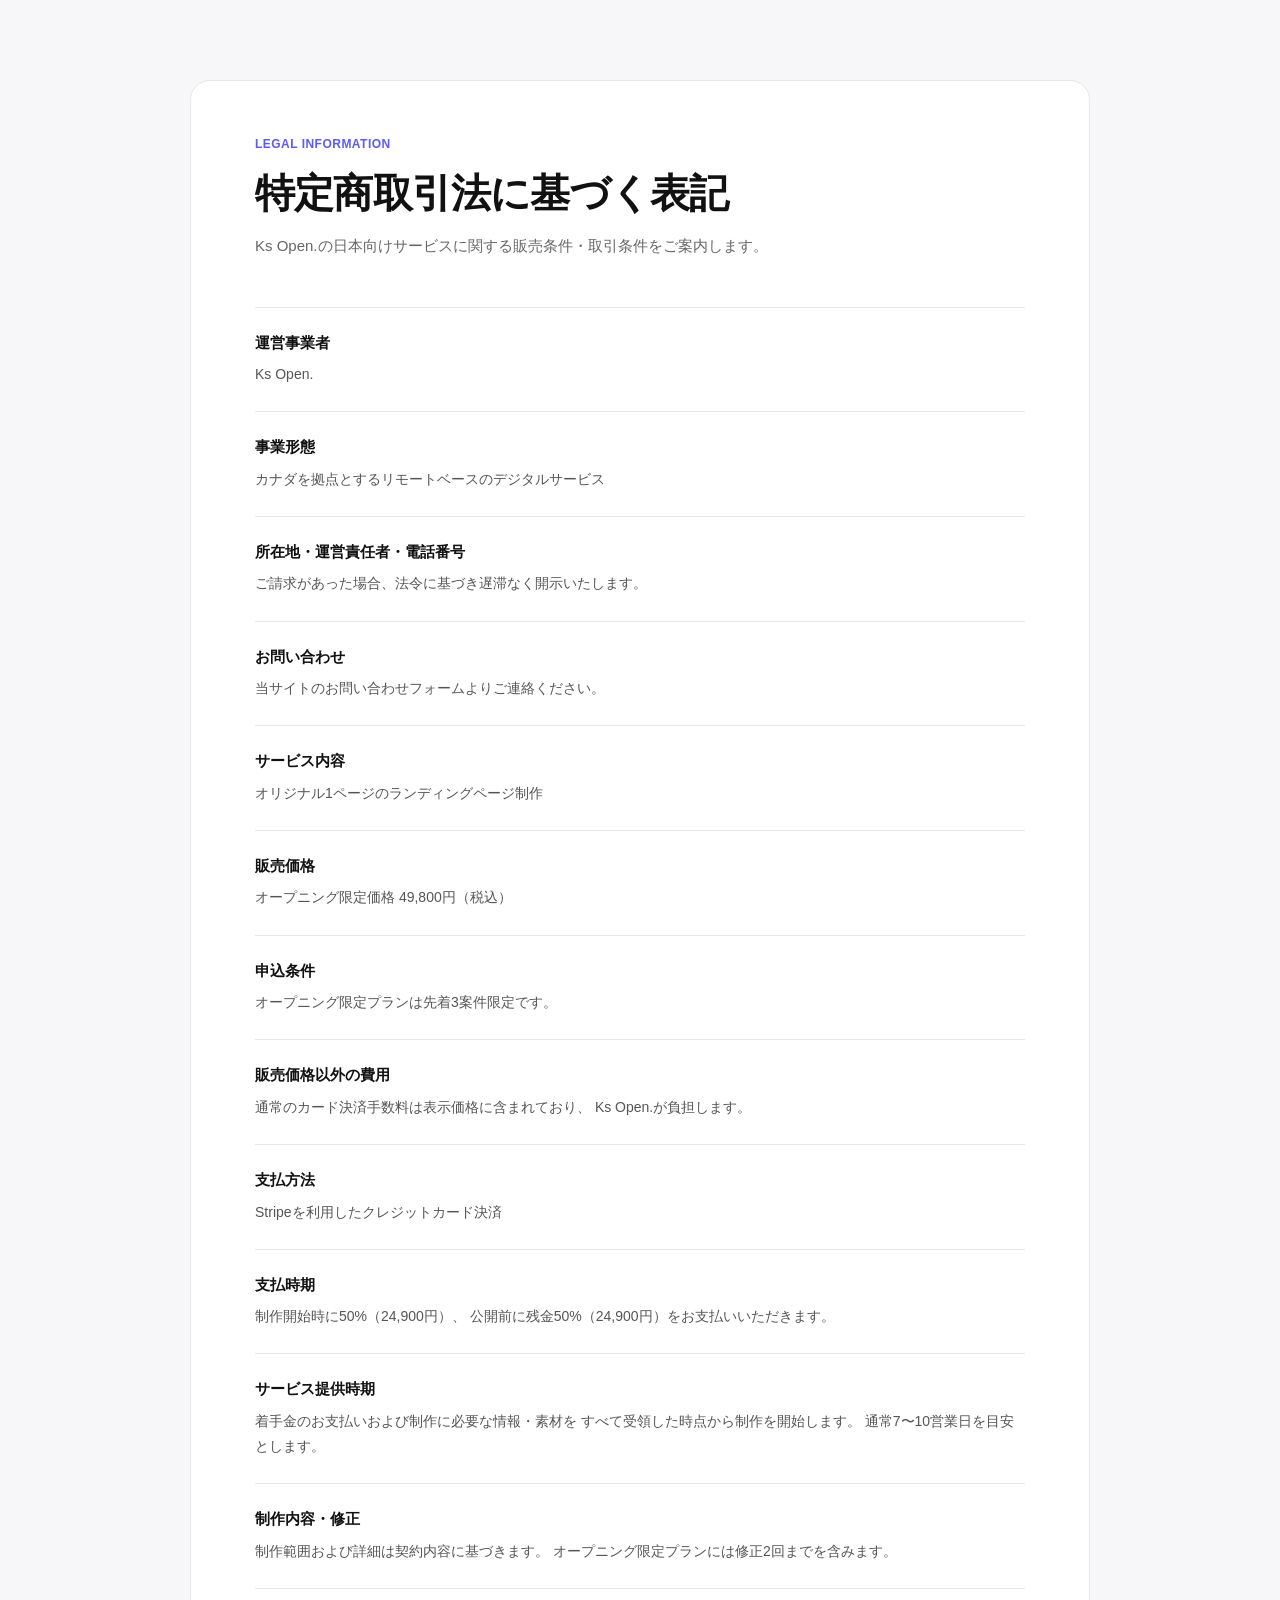
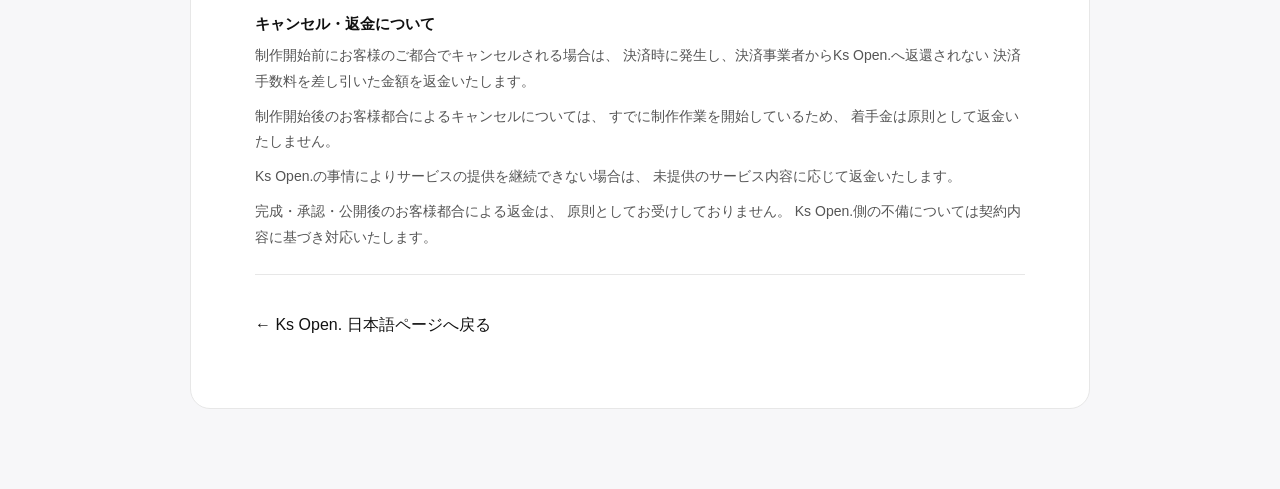
<file: ja/legal.html>
<!DOCTYPE html>
<html lang="ja">

<head>
  <meta charset="UTF-8">
  <meta name="viewport" content="width=device-width, initial-scale=1.0">

  <title>特定商取引法に基づく表記 | Ks Open.</title>

  <link rel="stylesheet" href="../style.css">
</head>

<body>

  <main class="legal-page">

    <section class="legal-container">

      <p class="section-eyebrow">
        LEGAL INFORMATION
      </p>

      <h1>
        特定商取引法に基づく表記
      </h1>

      <p class="legal-intro">
        Ks Open.の日本向けサービスに関する販売条件・取引条件をご案内します。
      </p>

      <div class="legal-details">

  <div class="legal-item">
    <h2>運営事業者</h2>
    <p>Ks Open.</p>
  </div>

  <div class="legal-item">
    <h2>事業形態</h2>
    <p>
      カナダを拠点とするリモートベースのデジタルサービス
    </p>
  </div>

  <div class="legal-item">
    <h2>所在地・運営責任者・電話番号</h2>
    <p>
      ご請求があった場合、法令に基づき遅滞なく開示いたします。
    </p>
  </div>

  <div class="legal-item">
    <h2>お問い合わせ</h2>
    <p>
      当サイトのお問い合わせフォームよりご連絡ください。
    </p>
  </div>

  <div class="legal-item">
    <h2>サービス内容</h2>
    <p>
      オリジナル1ページのランディングページ制作
    </p>
  </div>

  <div class="legal-item">
    <h2>販売価格</h2>
    <p>
      オープニング限定価格 49,800円（税込）
    </p>
  </div>

  <div class="legal-item">
    <h2>申込条件</h2>
    <p>
      オープニング限定プランは先着3案件限定です。
    </p>
  </div>

  <div class="legal-item">
    <h2>販売価格以外の費用</h2>
    <p>
      通常のカード決済手数料は表示価格に含まれており、
      Ks Open.が負担します。
    </p>
  </div>

  <div class="legal-item">
    <h2>支払方法</h2>
    <p>
      Stripeを利用したクレジットカード決済
    </p>
  </div>

  <div class="legal-item">
    <h2>支払時期</h2>
    <p>
      制作開始時に50%（24,900円）、
      公開前に残金50%（24,900円）をお支払いいただきます。
    </p>
  </div>

  <div class="legal-item">
    <h2>サービス提供時期</h2>
    <p>
      着手金のお支払いおよび制作に必要な情報・素材を
      すべて受領した時点から制作を開始します。
      通常7〜10営業日を目安とします。
    </p>
  </div>

  <div class="legal-item">
    <h2>制作内容・修正</h2>
    <p>
      制作範囲および詳細は契約内容に基づきます。
      オープニング限定プランには修正2回までを含みます。
    </p>
  </div>

  <div class="legal-item">
    <h2>キャンセル・返金について</h2>

    <p>
      制作開始前にお客様のご都合でキャンセルされる場合は、
      決済時に発生し、決済事業者からKs Open.へ返還されない
      決済手数料を差し引いた金額を返金いたします。
    </p>

    <p>
      制作開始後のお客様都合によるキャンセルについては、
      すでに制作作業を開始しているため、
      着手金は原則として返金いたしません。
    </p>

    <p>
      Ks Open.の事情によりサービスの提供を継続できない場合は、
      未提供のサービス内容に応じて返金いたします。
    </p>

    <p>
      完成・承認・公開後のお客様都合による返金は、
      原則としてお受けしておりません。
      Ks Open.側の不備については契約内容に基づき対応いたします。
    </p>

  </div>

</div>

      <a href="./index.html" class="back-to-top back-to-top-bottom">
        ← Ks Open. 日本語ページへ戻る
      </a>

    </section>

  </main>

</body>

</html>
</file>
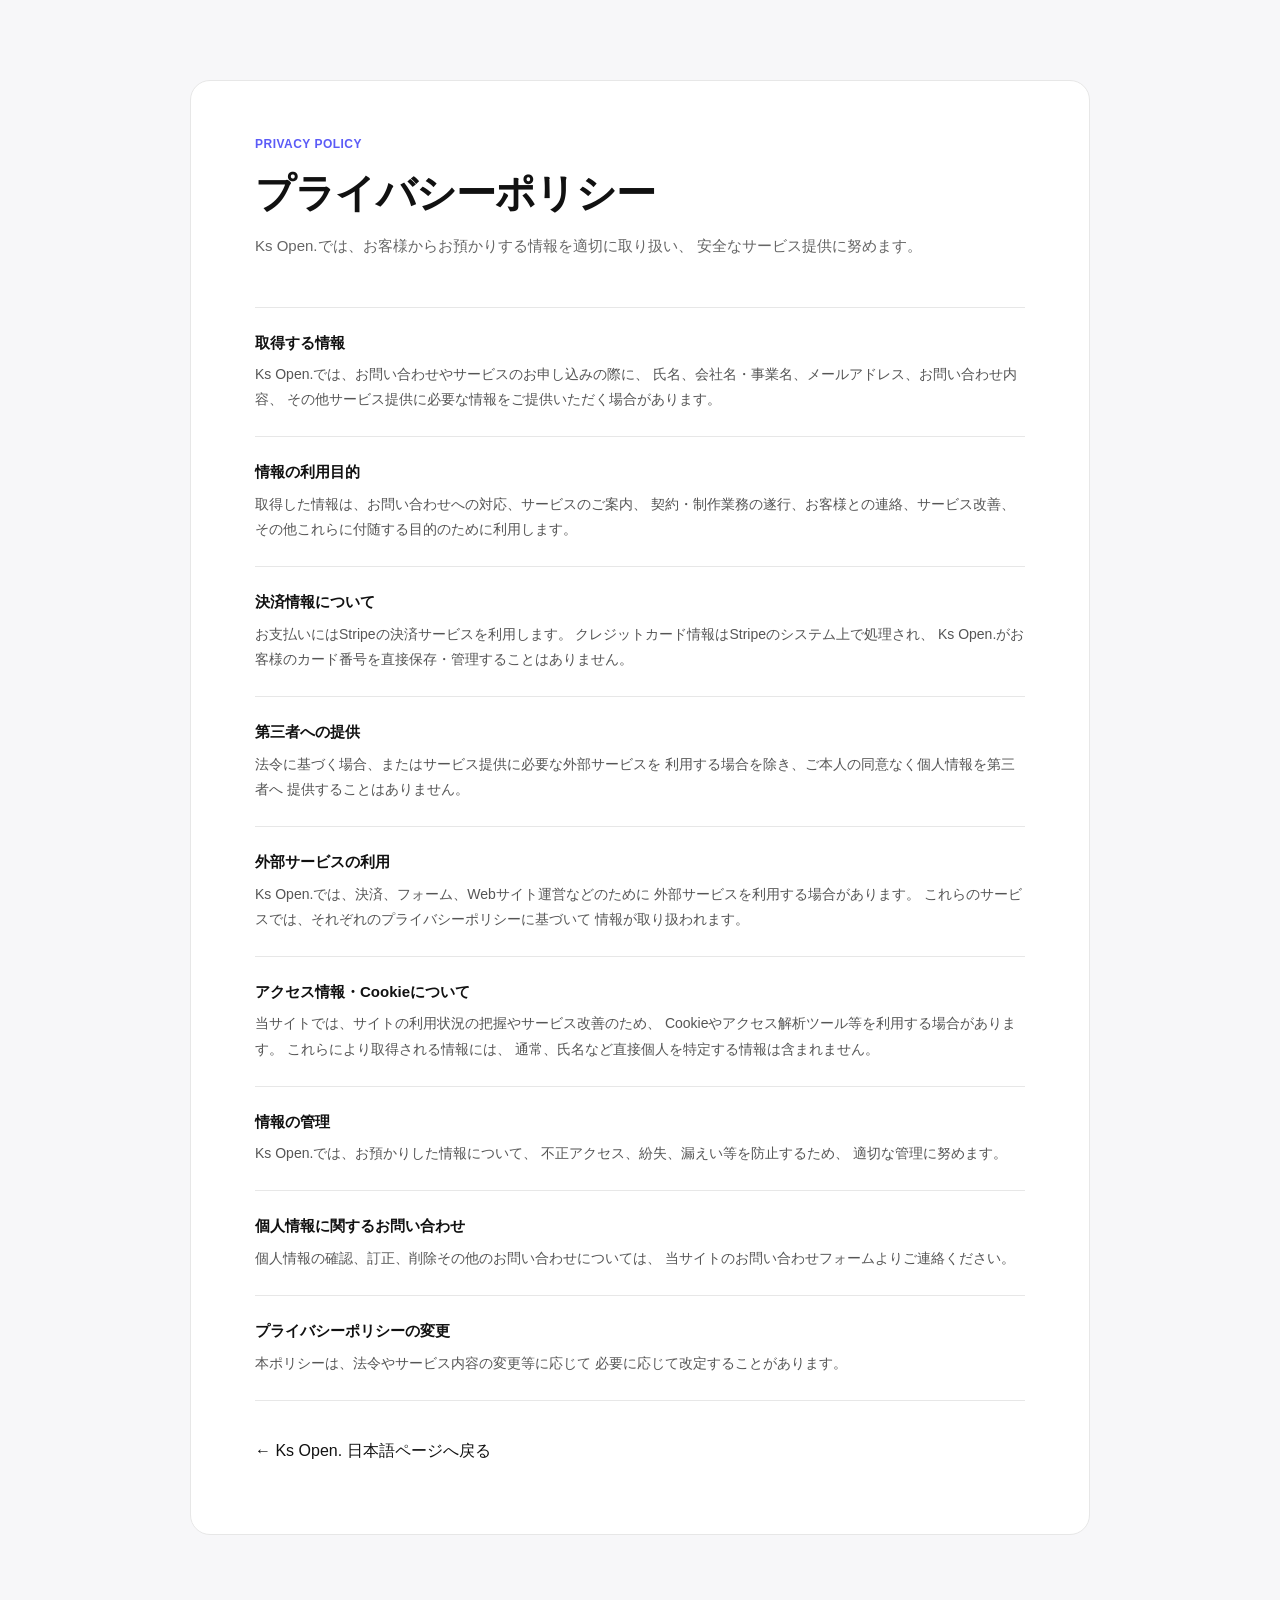
<file: ja/privacy.html>
<!DOCTYPE html>
<html lang="ja">

<head>
  <meta charset="UTF-8">
  <meta name="viewport" content="width=device-width, initial-scale=1.0">

  <title>プライバシーポリシー | Ks Open.</title>

  <link rel="stylesheet" href="../style.css">
</head>

<body>

  <main class="legal-page">

    <section class="legal-container">

      <p class="section-eyebrow">
        PRIVACY POLICY
      </p>

      <h1>プライバシーポリシー</h1>

      <p class="legal-intro">
        Ks Open.では、お客様からお預かりする情報を適切に取り扱い、
        安全なサービス提供に努めます。
      </p>

      <div class="legal-details">

        <div class="legal-item">
          <h2>取得する情報</h2>
          <p>
            Ks Open.では、お問い合わせやサービスのお申し込みの際に、
            氏名、会社名・事業名、メールアドレス、お問い合わせ内容、
            その他サービス提供に必要な情報をご提供いただく場合があります。
          </p>
        </div>

        <div class="legal-item">
          <h2>情報の利用目的</h2>
          <p>
            取得した情報は、お問い合わせへの対応、サービスのご案内、
            契約・制作業務の遂行、お客様との連絡、サービス改善、
            その他これらに付随する目的のために利用します。
          </p>
        </div>

        <div class="legal-item">
          <h2>決済情報について</h2>
          <p>
            お支払いにはStripeの決済サービスを利用します。
            クレジットカード情報はStripeのシステム上で処理され、
            Ks Open.がお客様のカード番号を直接保存・管理することはありません。
          </p>
        </div>

        <div class="legal-item">
          <h2>第三者への提供</h2>
          <p>
            法令に基づく場合、またはサービス提供に必要な外部サービスを
            利用する場合を除き、ご本人の同意なく個人情報を第三者へ
            提供することはありません。
          </p>
        </div>

        <div class="legal-item">
          <h2>外部サービスの利用</h2>
          <p>
            Ks Open.では、決済、フォーム、Webサイト運営などのために
            外部サービスを利用する場合があります。
            これらのサービスでは、それぞれのプライバシーポリシーに基づいて
            情報が取り扱われます。
          </p>
        </div>

        <div class="legal-item">
          <h2>アクセス情報・Cookieについて</h2>
          <p>
            当サイトでは、サイトの利用状況の把握やサービス改善のため、
            Cookieやアクセス解析ツール等を利用する場合があります。
            これらにより取得される情報には、
            通常、氏名など直接個人を特定する情報は含まれません。
          </p>
        </div>

        <div class="legal-item">
          <h2>情報の管理</h2>
          <p>
            Ks Open.では、お預かりした情報について、
            不正アクセス、紛失、漏えい等を防止するため、
            適切な管理に努めます。
          </p>
        </div>

        <div class="legal-item">
          <h2>個人情報に関するお問い合わせ</h2>
          <p>
            個人情報の確認、訂正、削除その他のお問い合わせについては、
            当サイトのお問い合わせフォームよりご連絡ください。
          </p>
        </div>

        <div class="legal-item">
          <h2>プライバシーポリシーの変更</h2>
          <p>
            本ポリシーは、法令やサービス内容の変更等に応じて
            必要に応じて改定することがあります。
          </p>
        </div>

      </div>

      <a href="./index.html" class="back-to-top back-to-top-bottom">
        ← Ks Open. 日本語ページへ戻る
      </a>

    </section>

  </main>

</body>

</html>
</file>
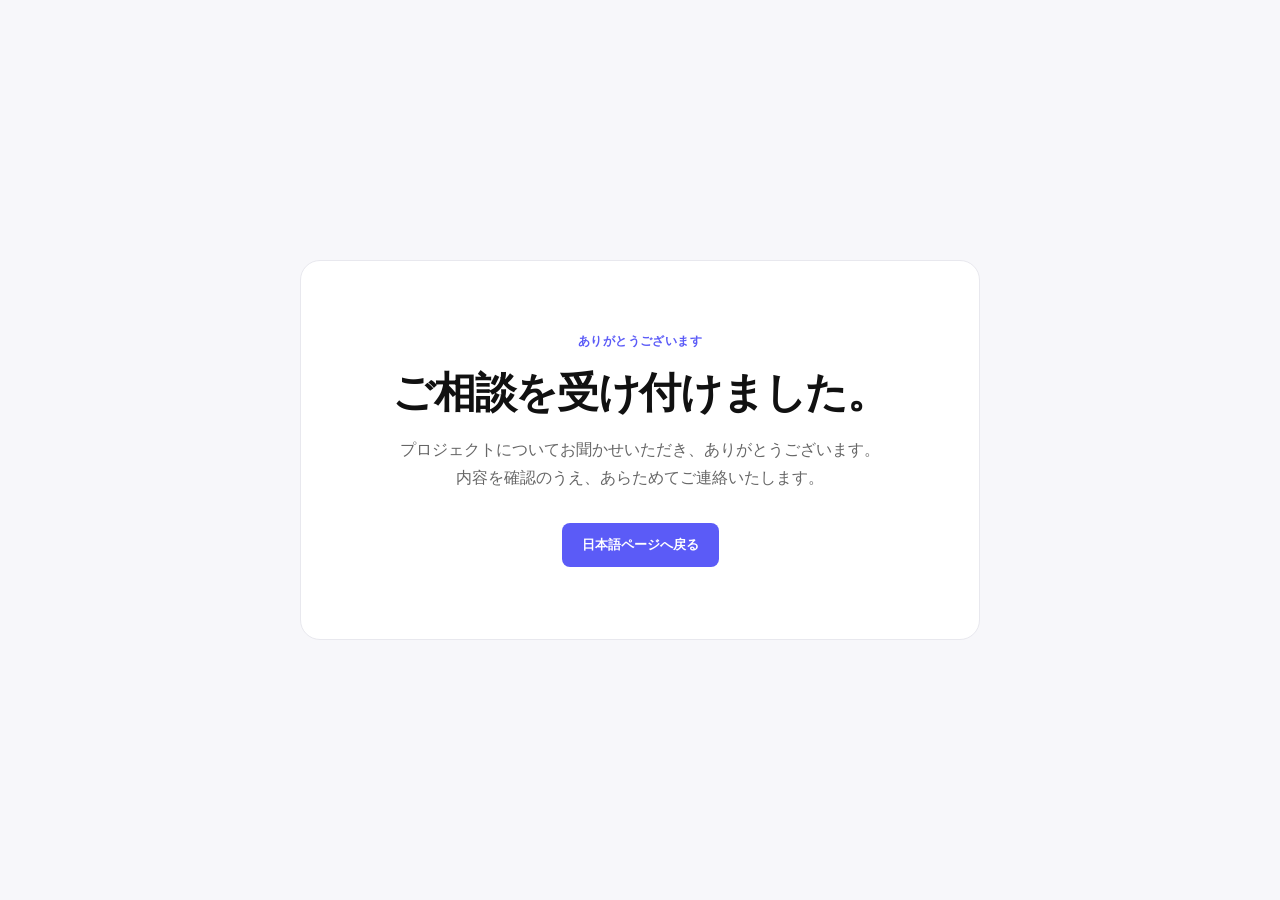
<file: ja/thank-you.html>
<!DOCTYPE html>
<html lang="ja">

<head>
  <meta charset="UTF-8">
  <meta name="viewport" content="width=device-width, initial-scale=1.0">
  <meta name="robots" content="noindex, follow">

  <title>お問い合わせありがとうございます | Ks Open.</title>

  <link rel="stylesheet" href="../style.css">
</head>

<body>

  <main class="thank-you-page">

    <section class="thank-you-card">

      <p class="section-eyebrow">
  ありがとうございます
</p>

<h1>
  ご相談を受け付けました。
</h1>

<p>
  プロジェクトについてお聞かせいただき、ありがとうございます。<br>
  内容を確認のうえ、あらためてご連絡いたします。
</p>

<a href="./index.html" class="btn btn-primary">
  日本語ページへ戻る
</a>

    </section>

  </main>

</body>

</html>
</file>
<file: style.css>
* {
  box-sizing: border-box;
  margin: 0;
  padding: 0;
}

html {
  scroll-behavior: smooth;
  scroll-padding-top: 90px;
}

body {
  font-family: Arial, sans-serif;
  color: #111111;
  background: #ffffff;
}
.ja-page .hero h1 {
  font-size: 48px;
}
a {
  color: inherit;
  text-decoration: none;
}

.site-header {
    width: 100%;
    background: #ffffff;
    position: sticky;
    top: 0;
    z-index: 1000;
}

.nav-container {
  width: min(1200px, calc(100% - 48px));
  margin: 0 auto;
  min-height: 88px;
  display: flex;
  align-items: center;
  justify-content: space-between;
  position: relative;
}

.logo {
  font-size: 18px;
  font-weight: 600;
}
.logo-image {
  display: block;
  width: 150px;
  height: auto;
}
/* Language switcher */
.nav-left {
  display: flex;
  flex-direction: column;
  align-items: flex-start;
}
.language-switcher {
  margin-top: 8px;
  margin-left: 12px;
  font-size: 14px;
  line-height: 1;
}

.language-switcher a {
  color: inherit;
  text-decoration: none;
}

.language-switcher a:hover {
  opacity: 0.65;
}

.language-switcher .active {
  font-weight: 600;
}
.nav-links {
  display: flex;
  align-items: center;
  gap: 28px;

  font-size: 13px;
}

.nav-cta {
  padding: 12px 20px;
  border-radius: 8px;
  background: #5b5bf7;
  color: #ffffff;
  font-weight: 600;
}

.menu-toggle {
  display: none;
  width: 32px;
  height: 32px;

  border: 0;
  background: transparent;
  cursor: pointer;

  flex-direction: column;
  justify-content: center;
  gap: 4px;
}

.menu-toggle span {
  width: 18px;
  height: 1.5px;
  background: #111111;
  display: block;
}
/* =========================
   Hero
   ========================= */

.hero {
  width: 100%;
  background: #ffffff;
}

.hero-container {
  width: min(1200px, calc(100% - 48px));
  margin: 0 auto;
  padding: 96px 0 120px;

  display: grid;
  grid-template-columns: 1fr 1fr;
  align-items: center;
  gap: 80px;
}

.hero-content {
  max-width: 560px;
}

.eyebrow {
  margin-bottom: 24px;

  font-size: 12px;
  font-weight: 700;
  letter-spacing: 0.04em;
  color: #5b5bf7;
}

.hero h1 {
  margin-bottom: 24px;

  font-size: 52px;
  line-height: 1.08;
  letter-spacing: -0.03em;
  font-weight: 700;
}

.hero-description {
  max-width: 520px;
  margin-bottom: 28px;

  font-size: 16px;
  line-height: 1.65;
  color: #666666;
}

.hero-actions {
  display: flex;
  align-items: center;
  gap: 12px;

  margin-bottom: 22px;
}

.btn {
  display: inline-flex;
  align-items: center;
  justify-content: center;

  min-height: 44px;
  padding: 0 20px;

  border-radius: 8px;
  font-size: 13px;
  font-weight: 600;
}

.btn-primary {
  background: #5b5bf7;
  color: #ffffff;
}

.btn-secondary {
  border: 1px solid #dddddd;
  background: #ffffff;
  color: #111111;
}

.hero-note {
  display: flex;
  align-items: center;
  gap: 8px;

  font-size: 12px;
  color: #777777;
}

.hero-note span {
  color: #5b5bf7;
  font-size: 8px;
}

.hero-visual {
  display: flex;
  justify-content: center;
  align-items: center;
}

.browser-card {
  width: 100%;
  max-width: 460px;

  padding: 24px;
  border-radius: 20px;
  background: #f1f0ff;
}

.browser-bar {
  height: 48px;
  padding: 0 16px;

  display: flex;
  align-items: center;
  gap: 6px;

  background: #ffffff;
  border-radius: 12px 12px 0 0;
}

.browser-bar span {
  width: 6px;
  height: 6px;
  border-radius: 50%;
  background: #d8d8e8;
}

.browser-image {
  overflow: hidden;
  background: #ffffff;
  border-radius: 0 0 12px 12px;
}

.browser-image img {
  display: block;
  width: 100%;
  height: auto;
}
/* =========================
   Problem
   ========================= */

.problem {
  width: 100%;
  background: #ffffff;
}

.problem-container {
  width: min(1200px, calc(100% - 48px));
  margin: 0 auto;
  padding: 120px 0;
}

.section-header {
  max-width: 760px;
  margin: 0 auto 56px;
  text-align: center;
}

.section-eyebrow {
  margin-bottom: 18px;

  font-size: 12px;
  font-weight: 700;
  letter-spacing: 0.04em;
  color: #5b5bf7;
}

.section-header h2 {
  margin-bottom: 18px;

  font-size: 36px;
  line-height: 1.15;
  letter-spacing: -0.02em;
}

.section-intro {
  max-width: 680px;
  margin: 0 auto;

  font-size: 15px;
  line-height: 1.65;
  color: #666666;
}

.problem-grid {
  display: grid;
  grid-template-columns: repeat(3, 1fr);
  gap: 24px;
}

.problem-card {
  min-height: 220px;
  padding: 28px;

  border: 1px solid #e7e7e7;
  border-radius: 16px;
  background: #ffffff;
}

.card-number {
  display: block;
  margin-bottom: 24px;

  font-size: 12px;
  font-weight: 700;
  color: #5b5bf7;
}

.problem-card h3 {
  margin-bottom: 14px;

  font-size: 18px;
  line-height: 1.3;
}

.problem-card p {
  font-size: 14px;
  line-height: 1.6;
  color: #666666;
}

/* =========================
   Solution
   ========================= */

.solution {
  width: 100%;
  background: #f7f7f9;
}

.solution-container {
  width: min(1200px, calc(100% - 48px));
  margin: 0 auto;
  padding: 120px 0;
}

.solution-header {
  max-width: 760px;
  margin-bottom: 56px;
}

.solution-header h2 {
  max-width: 720px;
  margin-bottom: 18px;

  font-size: 36px;
  line-height: 1.15;
  letter-spacing: -0.02em;
}

.solution-header .section-intro {
  max-width: 680px;
  margin: 0;
}

.solution-grid {
  display: grid;
  grid-template-columns: repeat(3, 1fr);
  gap: 24px;
}

.solution-card {
  min-height: 220px;
  padding: 28px;

  background: #ffffff;
  border: 1px solid #e7e7e7;
  border-radius: 16px;
}

.solution-label {
  display: block;
  margin-bottom: 24px;

  font-size: 11px;
  font-weight: 700;
  letter-spacing: 0.04em;
  color: #5b5bf7;
}

.solution-card h3 {
  margin-bottom: 14px;

  font-size: 18px;
  line-height: 1.3;
}

.solution-card p {
  font-size: 14px;
  line-height: 1.6;
  color: #666666;
}
/* =========================
   Services
   ========================= */

.services {
  width: 100%;
  background: #ffffff;
}

.services-container {
  width: min(1200px, calc(100% - 48px));
  margin: 0 auto;
  padding: 120px 0;
}

.services-header {
  max-width: 820px;
  margin-bottom: 56px;
}

.services-header h2 {
  max-width: 760px;
  margin-bottom: 18px;

  font-size: 36px;
  line-height: 1.15;
  letter-spacing: -0.02em;
}

.services-header .section-intro {
  max-width: 720px;
  margin: 0;
}

.services-grid {
  display: grid;
  grid-template-columns: repeat(4, 1fr);
  gap: 20px;
}

.service-card {
  min-height: 220px;
  padding: 26px;

  border: 1px solid #e7e7e7;
  border-radius: 16px;
  background: #ffffff;
}

.service-label {
  display: block;
  margin-bottom: 22px;

  font-size: 11px;
  font-weight: 700;
  letter-spacing: 0.04em;
  color: #5b5bf7;
}

.service-card h3 {
  margin-bottom: 14px;

  font-size: 17px;
  line-height: 1.3;
}

.service-card p {
  font-size: 14px;
  line-height: 1.6;
  color: #666666;
}

/* =========================
   Work
   ========================= */

.work {
  width: 100%;
  background: #ffffff;
}

.work-container {
  width: min(1200px, calc(100% - 48px));
  margin: 0 auto;
  padding: 120px 0;
}

.work-header {
  max-width: 780px;
  margin-bottom: 56px;
}

.work-header h2 {
  max-width: 720px;
  margin-bottom: 18px;

  font-size: 36px;
  line-height: 1.15;
  letter-spacing: -0.02em;
}

.work-header .section-intro {
  max-width: 700px;
  margin: 0;
}

.work-project {
  display: grid;
  grid-template-columns: 1fr 1.1fr;
  align-items: center;
  gap: 56px;

  padding: 40px;
  margin-bottom: 32px;

  background: #f7f7f9;
  border-radius: 20px;
}

.work-project:last-child {
  margin-bottom: 0;
}

.project-info {
  max-width: 460px;
}

.project-label {
  display: block;
  margin-bottom: 16px;

  font-size: 11px;
  font-weight: 700;
  letter-spacing: 0.04em;
  color: #5b5bf7;
}

.project-info h3 {
  margin-bottom: 14px;

  font-size: 24px;
  line-height: 1.2;
}

.project-info > p:not(.project-meta) {
  margin-bottom: 16px;

  font-size: 14px;
  line-height: 1.65;
  color: #666666;
}

.project-meta {
  font-size: 12px;
  line-height: 1.5;
  color: #777777;
}

.project-visual {
  width: 100%;
}

.project-visual img {
  display: block;
  width: 100%;
  height: auto;
  border-radius: 12px;
}

/* =========================
   Process
   ========================= */

.process {
  width: 100%;
  background: #ffffff;
}

.process-container {
  width: min(1200px, calc(100% - 48px));
  margin: 0 auto;
  padding: 120px 0;
}

.process-header {
  max-width: 760px;
  margin-bottom: 56px;
}

.process-header h2 {
  margin-bottom: 18px;

  font-size: 36px;
  line-height: 1.15;
  letter-spacing: -0.02em;
}

.process-header .section-intro {
  max-width: 680px;
  margin: 0;
}

.process-grid {
  display: grid;
  grid-template-columns: repeat(4, 1fr);
  gap: 20px;
}

.process-card {
  min-height: 200px;
  padding: 24px;

  background: #ffffff;
  border: 1px solid #dcdcdc;
  border-radius: 16px;
}

.process-number {
  display: block;
  margin-bottom: 22px;

  font-size: 11px;
  font-weight: 700;
  color: #5b5bf7;
}

.process-card h3 {
  margin-bottom: 14px;

  font-size: 16px;
  line-height: 1.3;
}

.process-card p {
  font-size: 14px;
  line-height: 1.6;
  color: #666666;
}

/* =========================
   Why Me
   ========================= */

.why-me {
  width: 100%;
  background: #ffffff;
}

.why-me-container {
  width: min(1200px, calc(100% - 48px));
  margin: 0 auto;
  padding: 120px 0;
}

.why-me-header {
  max-width: 820px;
  margin: 0 auto 56px;
  text-align: center;
}

.why-me-header h2 {
  margin-bottom: 18px;

  font-size: 36px;
  line-height: 1.15;
  letter-spacing: -0.02em;
}

.why-me-header .section-intro {
  max-width: 720px;
  margin: 0 auto;
}

.why-me-grid {
  display: grid;
  grid-template-columns: repeat(3, 1fr);
  gap: 32px;
}

.why-me-point {
  padding-top: 22px;
  border-top: 1px solid #e2e2e2;
}

.why-me-number {
  display: block;
  margin-bottom: 18px;

  font-size: 11px;
  font-weight: 700;
  color: #5b5bf7;
}

.why-me-point h3 {
  margin-bottom: 12px;

  font-size: 17px;
  line-height: 1.3;
}

.why-me-point p {
  font-size: 14px;
  line-height: 1.6;
  color: #666666;
}
/* =========================
   Founding Client Offer
   ========================= */

.launch-offer {
  width: 100%;
  background: #f7f7f9;
}

.launch-offer-container {
  width: min(1000px, calc(100% - 48px));
  margin: 0 auto;
  padding: 120px 0;
}

.launch-offer-header {
  max-width: 760px;
  margin: 0 auto 48px;
  text-align: center;
}

.launch-offer-header h2 {
  margin-bottom: 18px;

  font-size: 36px;
  line-height: 1.15;
  letter-spacing: -0.02em;
}

.launch-offer-header .section-intro {
  margin: 0 auto;
  max-width: 620px;
}

.launch-offer-card {
  max-width: 760px;
  margin: 0 auto;
  padding: 48px;

  background: #ffffff;
  border: 1px solid #e7e7e7;
  border-radius: 20px;
}

.offer-price {
  display: flex;
  align-items: baseline;
  gap: 10px;

  margin-bottom: 10px;
}

.offer-price-amount {
  font-size: 48px;
  line-height: 1;
  font-weight: 700;
  letter-spacing: -0.03em;
}

.offer-price-currency {
  font-size: 14px;
  font-weight: 600;
  color: #666666;
}

.offer-limit {
  margin-bottom: 32px;

  font-size: 13px;
  color: #5b5bf7;
  font-weight: 600;
}

.offer-features {
  display: grid;
  gap: 14px;

  margin: 0 0 32px;
  padding: 0;

  list-style: none;
}

.offer-features li {
  position: relative;
  padding-left: 24px;

  font-size: 14px;
  line-height: 1.55;
  color: #333333;
}

.offer-features li::before {
  content: "✓";

  position: absolute;
  left: 0;
  top: 0;

  color: #5b5bf7;
  font-weight: 700;
}

.offer-terms {
  margin-bottom: 32px;
  padding-top: 24px;

  border-top: 1px solid #e7e7e7;
}

.offer-terms p {
  margin-bottom: 10px;

  font-size: 13px;
  line-height: 1.6;
  color: #666666;
}

.offer-terms p:last-child {
  margin-bottom: 0;
}
/* Offer Trust */

.offer-trust {
  margin-top: 28px;
  margin-bottom: 28px;
  padding: 20px 22px;

  background: #f7f7fb;
  border-radius: 12px;
}

.offer-trust-title {
  margin-bottom: 10px;

  font-size: 14px;
  font-weight: 700;
  color: #111111;
}

.offer-trust p:not(.offer-trust-title) {
  margin: 0 0 10px;

  font-size: 13px;
  line-height: 1.65;
  color: #5f5f67;
}

.offer-trust p:last-child {
  margin-bottom: 0;
}
/* =========================
   CTA
   ========================= */

.cta {
  width: 100%;
  background: #ffffff;
  padding: 0 24px;
}

.cta-container {
  width: min(1200px, 100%);
  margin: 0 auto;
  padding: 88px 40px;

  text-align: center;
  background: #f7f7f9;
}

.cta-container .section-eyebrow {
  margin-bottom: 20px;
}

.cta-container h2 {
  max-width: 900px;
  margin: 0 auto 18px;

  font-size: 36px;
  line-height: 1.15;
  letter-spacing: -0.02em;
}

.cta-description {
  max-width: 650px;
  margin: 0 auto 28px;

  font-size: 14px;
  line-height: 1.6;
  color: #666666;
}

.cta-button {
  display: inline-flex;
  align-items: center;
  justify-content: center;

  min-height: 46px;
  padding: 0 22px;

  border-radius: 8px;
  background: #5b5bf7;
  color: #ffffff;

  font-size: 13px;
  font-weight: 600;
}
.cta-actions {
  display: flex;
  flex-direction: column;
  align-items: center;
  gap: 14px;
}

.cta-line-link {
  display: inline-block;
  font-size: 14px;
  font-weight: 600;
  color: #555555;
  text-decoration: none;
  transition: opacity 0.2s ease;
}

.cta-line-link:hover {
  opacity: 0.65;
}
.cta-line-link {
  display: inline-flex;
  align-items: center;
  gap: 8px;
  font-size: 14px;
  font-weight: 600;
  color: #555555;
  text-decoration: none;
  transition: opacity 0.2s ease;
}

.cta-line-icon {
  width: 22px;
  height: 22px;
  object-fit: contain;
  flex-shrink: 0;
}

.cta-line-link:hover {
  opacity: 0.65;
}
/* =========================
   Footer
   ========================= */

.site-footer {
  width: 100%;
  background: #ffffff;
}

.footer-container {
  width: min(1200px, calc(100% - 48px));
  margin: 0 auto;
  padding: 96px 0 48px;
}

.footer-divider {
  height: 1px;
  margin-bottom: 36px;
  background: #e5e5e5;
}

.footer-main {
  display: flex;
  align-items: flex-start;
  justify-content: space-between;
  gap: 48px;

  margin-bottom: 24px;
}

.footer-brand h3 {
  margin-bottom: 10px;

  font-size: 14px;
  font-weight: 600;
}

.footer-brand p {
  max-width: 360px;

  font-size: 12px;
  line-height: 1.6;
  color: #777777;
}

.footer-nav {
  display: flex;
  align-items: center;
  gap: 28px;

  font-size: 12px;
}

.footer-copy {
  font-size: 11px;
  color: #999999;
}
.footer-logo-image {
  display: block;
  width: 150px;
  height: auto;
}

.footer-logo-link {
  display: inline-block;
  margin-bottom: 6px;
}
.footer-social {
  display: flex;
  align-items: center;
  gap: 12px;
  margin-top: 16px;
}

.footer-social-link {
  display: inline-flex;
  align-items: center;
  justify-content: center;
  text-decoration: none;
}

.footer-social-icon {
  display: block;
  width: 22px;
  height: 22px;
  object-fit: contain;
}

.footer-social-link:hover {
  opacity: 0.65;
}
/* =========================
   Legal Page
   ========================= */

.legal-page {
  min-height: 100vh;
  background: #f7f7f9;
  padding: 80px 24px;
}

.legal-container {
  width: min(900px, 100%);
  margin: 0 auto;
  padding: 56px 64px;

  background: #ffffff;
  border: 1px solid #e7e7e7;
  border-radius: 20px;
}

.legal-container > h1 {
  margin-bottom: 16px;

  font-size: 40px;
  line-height: 1.2;
  letter-spacing: -0.02em;
}

.legal-intro {
  margin-bottom: 48px;

  font-size: 15px;
  line-height: 1.7;
  color: #666666;
}

.legal-details {
  border-top: 1px solid #e7e7e7;
}

.legal-item {
  padding: 24px 0;
  border-bottom: 1px solid #e7e7e7;
}

.legal-item h2 {
  margin-bottom: 8px;

  font-size: 15px;
  line-height: 1.5;
  font-weight: 700;
}

.legal-item p {
  margin: 0 0 10px;

  font-size: 14px;
  line-height: 1.8;
  color: #555555;
}

.legal-item p:last-child {
  margin-bottom: 0;
}

.legal-container .back-to-top {
  display: inline-block;
  margin-top: 40px;
}
/* =========================
   Thank You Page
   ========================= */

.thank-you-page {
  min-height: 100vh;
  display: flex;
  align-items: center;
  justify-content: center;

  padding: 48px 24px;

  background: #f7f7fa;
}

.thank-you-card {
  width: min(680px, 100%);
  padding: 72px 56px;

  text-align: center;

  background: #ffffff;
  border: 1px solid #e8e8ee;
  border-radius: 20px;
}

.thank-you-card .section-eyebrow {
  margin-bottom: 20px;
}

.thank-you-card h1 {
  margin: 0 auto 20px;

  max-width: 560px;

  font-size: 42px;
  line-height: 1.1;
  letter-spacing: -0.03em;
}

.thank-you-card > p:not(.section-eyebrow) {
  max-width: 520px;
  margin: 0 auto 32px;

  color: #666666;
  line-height: 1.7;
}

.thank-you-card .btn {
  display: inline-flex;
}

/* =========================
   Project Inquiry
   ========================= */

.inquiry {
  width: 100%;
  background: #ffffff;
}

.inquiry-container {
  width: min(900px, calc(100% - 48px));
  margin: 0 auto;
  padding: 120px 0;
}

.inquiry-header {
  max-width: 680px;
  margin-bottom: 48px;
}

.inquiry-header h2 {
  margin-bottom: 18px;

  font-size: 36px;
  line-height: 1.15;
  letter-spacing: -0.02em;
}

.inquiry-header .section-intro {
  margin: 0;
}

.inquiry-form {
  display: grid;
  grid-template-columns: repeat(2, 1fr);
  gap: 28px 24px;
}

.form-group {
  display: flex;
  flex-direction: column;
  gap: 10px;
}

.form-group label {
  font-size: 13px;
  font-weight: 600;
  color: #222222;
}

.form-group input,
.form-group select,
.form-group textarea {
  width: 100%;
  padding: 14px 16px;

  font: inherit;
  font-size: 14px;
  color: #222222;

  background: #ffffff;
  border: 1px solid #dcdcdc;
  border-radius: 8px;
}

.form-group input,
.form-group select {
  min-height: 48px;
}

.form-group textarea {
  min-height: 150px;
  resize: vertical;
  line-height: 1.6;
}

.form-group input:focus,
.form-group select:focus,
.form-group textarea:focus {
  outline: none;
  border-color: #5b5bf7;
}

.form-group:nth-of-type(7),
.form-group:nth-of-type(8),
.form-group:nth-of-type(9) {
  grid-column: 1 / -1;
}

.form-submit {
  grid-column: 1 / -1;

  justify-self: start;

  min-height: 48px;
  padding: 0 24px;

  border: 0;
  border-radius: 8px;

  background: #5b5bf7;
  color: #ffffff;

  font: inherit;
  font-size: 13px;
  font-weight: 600;

  cursor: pointer;
}

/* Back to Ks Open link */
.back-to-top {
    display: inline-block;
    margin-bottom: 16px;
}

/* =========================
   Mobile Navigation
   ========================= */

@media (max-width: 768px) {

  .nav-container {
    width: 100%;
    min-height: 88px;
    padding: 0 24px;
    position: relative;
  }

  .logo {
    font-size: 14px;
  }

  .nav-links {
    display: none;
    position: absolute;
    top: 100%;
    left: 0;
    width: 100%;
    background: #ffffff;
    padding: 24px;
    flex-direction: column;
    align-items: center;
    gap: 24px;
    z-index: 999;
  }

  .nav-links.active {
    display: flex;
  }

  .menu-toggle {
    display: flex;
    margin-left: auto;
  }

  /* Hero */

  .hero-container {
    width: 100%;
    padding: 64px 24px 80px;

    grid-template-columns: 1fr;
    gap: 48px;
  }

  .hero-content {
    max-width: none;
  }

  .eyebrow {
    margin-bottom: 20px;
    font-size: 11px;
  }

  .hero h1 {
    margin-bottom: 20px;

    font-size: 40px;
    line-height: 1.08;
  }

  .hero-description {
    margin-bottom: 24px;

    font-size: 15px;
    line-height: 1.6;
  }

  .hero-actions {
    flex-direction: column;
    align-items: stretch;
    gap: 10px;
  }

  .btn {
    width: 100%;
  }

  .hero-note {
    margin-top: 18px;
    font-size: 11px;
  }

  .hero-visual {
    width: 100%;
  }

  .browser-card {
    width: 100%;
    max-width: none;
    padding: 16px;
    border-radius: 16px;
  }

    /* Problem */

  .problem-container {
    width: 100%;
    padding: 80px 24px;
  }

  .section-header {
    margin-bottom: 40px;
    text-align: left;
  }

  .section-header h2 {
    font-size: 30px;
    line-height: 1.18;
  }

  .section-intro {
    margin: 0;
  }

  .problem-grid {
    grid-template-columns: 1fr;
    gap: 16px;
  }

  .problem-card {
    min-height: auto;
    padding: 24px;
  }

    /* Solution */

  .solution-container {
    width: 100%;
    padding: 80px 24px;
  }

  .solution-header {
    margin-bottom: 40px;
  }

  .solution-header h2 {
    font-size: 30px;
    line-height: 1.18;
  }

  .solution-grid {
    grid-template-columns: 1fr;
    gap: 16px;
  }

  .solution-card {
    min-height: auto;
    padding: 24px;
  }

    /* Services */

  .services-container {
    width: 100%;
    padding: 80px 24px;
  }

  .services-header {
    margin-bottom: 40px;
  }

  .services-header h2 {
    font-size: 30px;
    line-height: 1.18;
  }

  .services-grid {
    grid-template-columns: 1fr;
    gap: 16px;
  }

  .service-card {
    min-height: auto;
    padding: 24px;
  }

    /* Work */

  .work-container {
    width: 100%;
    padding: 80px 24px;
  }

  .work-header {
    margin-bottom: 40px;
  }

  .work-header h2 {
    font-size: 30px;
    line-height: 1.18;
  }

  .work-project {
    grid-template-columns: 1fr;
    gap: 28px;

    padding: 24px;
  }

  .work-project-reverse .project-visual {
    order: 2;
  }

  .work-project-reverse .project-info {
    order: 1;
  }

  .project-info {
    max-width: none;
  }

    /* Process */

  .process-container {
    width: 100%;
    padding: 80px 24px;
  }

  .process-header {
    margin-bottom: 40px;
  }

  .process-header h2 {
    font-size: 30px;
    line-height: 1.18;
  }

  .process-grid {
    grid-template-columns: 1fr;
    gap: 16px;
  }

  .process-card {
    min-height: auto;
    padding: 24px;
  }
  /* Why Me */

  .why-me-container {
    width: 100%;
    padding: 80px 24px;
  }

  .why-me-header {
    margin-bottom: 40px;
    text-align: left;
  }

  .why-me-header h2 {
    font-size: 30px;
    line-height: 1.18;
  }

  .why-me-header .section-intro {
    margin: 0;
  }

  .why-me-grid {
    grid-template-columns: 1fr;
    gap: 32px;
  }
  /* Founding Client Offer */

  .launch-offer-container {
    width: 100%;
    padding: 80px 24px;
  }

  .launch-offer-header {
    margin-bottom: 36px;
    text-align: left;
  }

  .launch-offer-header h2 {
    font-size: 30px;
    line-height: 1.18;
  }

  .launch-offer-header .section-intro {
    margin: 0;
  }

  .launch-offer-card {
    padding: 28px 24px;
  }

  .offer-price-amount {
    font-size: 42px;
  }

  .launch-offer-card .btn {
    width: 100%;
  }
  
  /* CTA */

  .cta {
    padding: 0 24px;
  }

  .cta-container {
    padding: 64px 24px;
  }

  .cta-container h2 {
    font-size: 30px;
    line-height: 1.18;
  }

  .cta-description {
    margin-bottom: 24px;
  }

    /* Project Inquiry */

  .inquiry-container {
    width: 100%;
    padding: 80px 24px;
  }

  .inquiry-header {
    margin-bottom: 40px;
  }

  .inquiry-header h2 {
    font-size: 30px;
    line-height: 1.18;
  }

  .inquiry-form {
    grid-template-columns: 1fr;
    gap: 22px;
  }

  .form-group:nth-of-type(7),
  .form-group:nth-of-type(8),
  .form-group:nth-of-type(9),
  .form-submit {
    grid-column: auto;
  }

  .form-submit {
    width: 100%;
  }

    /* Footer */

  .footer-container {
    width: 100%;
    padding: 64px 24px 40px;
  }

  .footer-main {
    flex-direction: column;
    gap: 28px;
    margin-bottom: 36px;
  }

  .footer-nav {
    flex-wrap: wrap;
    gap: 18px 24px;
  }

    /* Thank You */

  .thank-you-page {
    padding: 24px;
  }

  .thank-you-card {
    padding: 56px 24px;
  }

  .thank-you-card h1 {
    font-size: 34px;
  }

  .back-to-top {
    font-size: 13px;
  }

} /* ← @media (max-width: 768px) はここで終了 */


/* =========================
   Japanese Typography
   ========================= */

html[lang="ja"] h1,
html[lang="ja"] h2,
html[lang="ja"] h3 {
  text-wrap: balance;
}


/* =========================
   Japanese Small Mobile
   ========================= */

@media (max-width: 480px) {

  html[lang="ja"] .hero h1 {
    font-size: 30px;
    line-height: 1.25;
  }

  html[lang="ja"] h2 {
    font-size: 26px;
    line-height: 1.3;
  }

  html[lang="ja"] .offer-price-amount {
    font-size: 34px;
  }

  html[lang="ja"] .offer-price-currency {
    font-size: 14px;
  }

}
</file>
